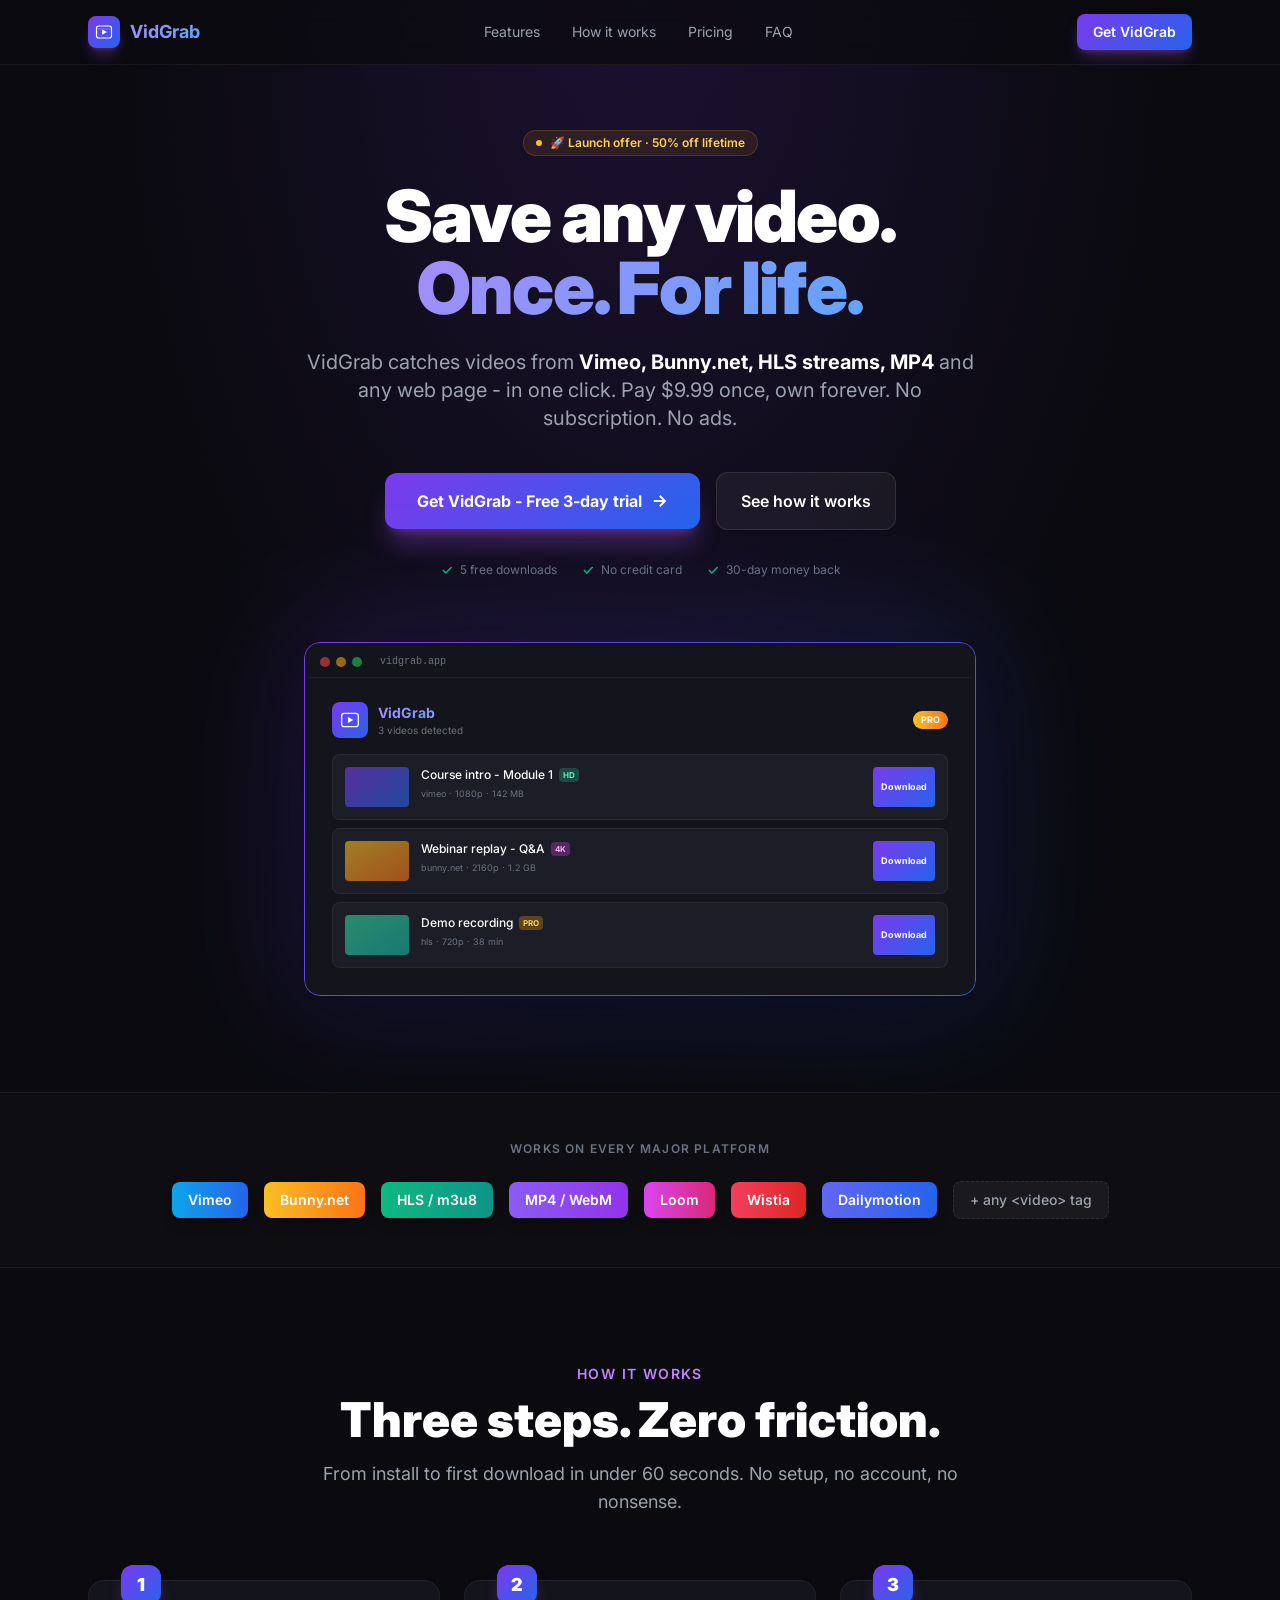
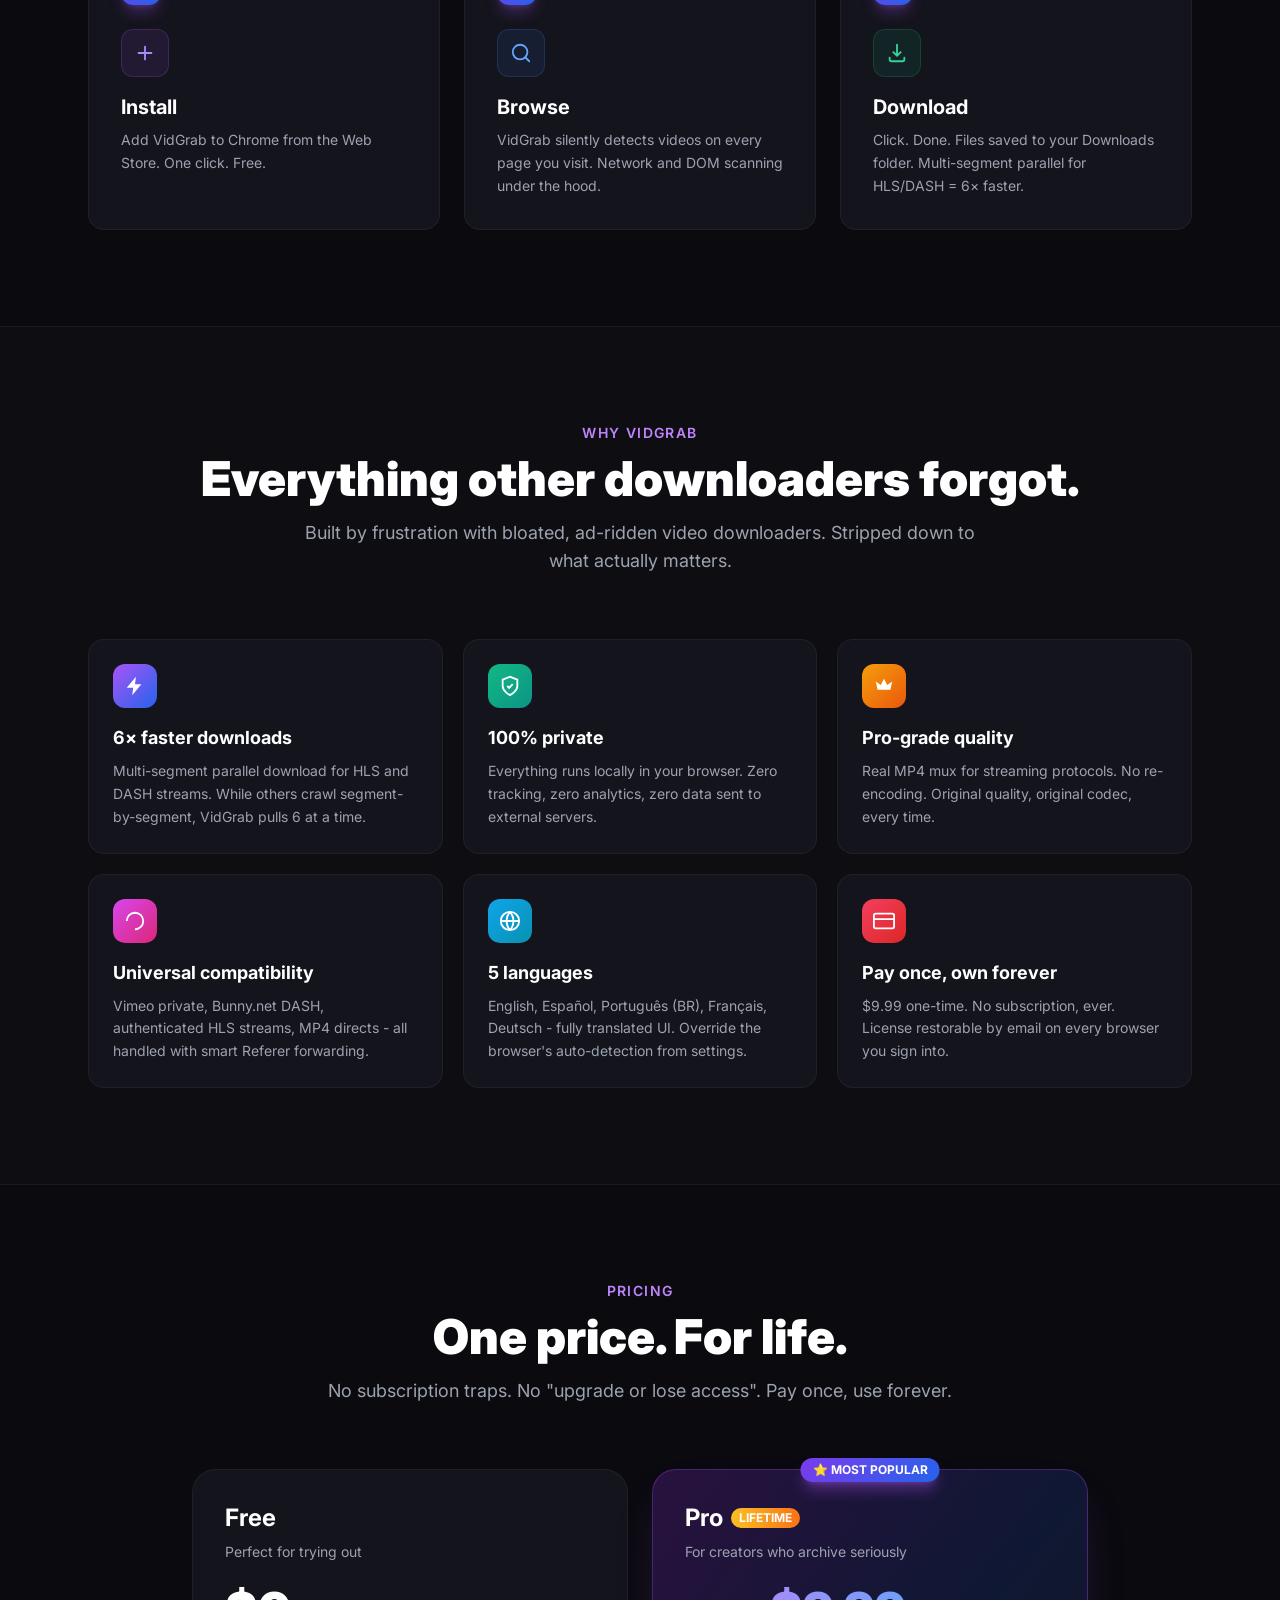
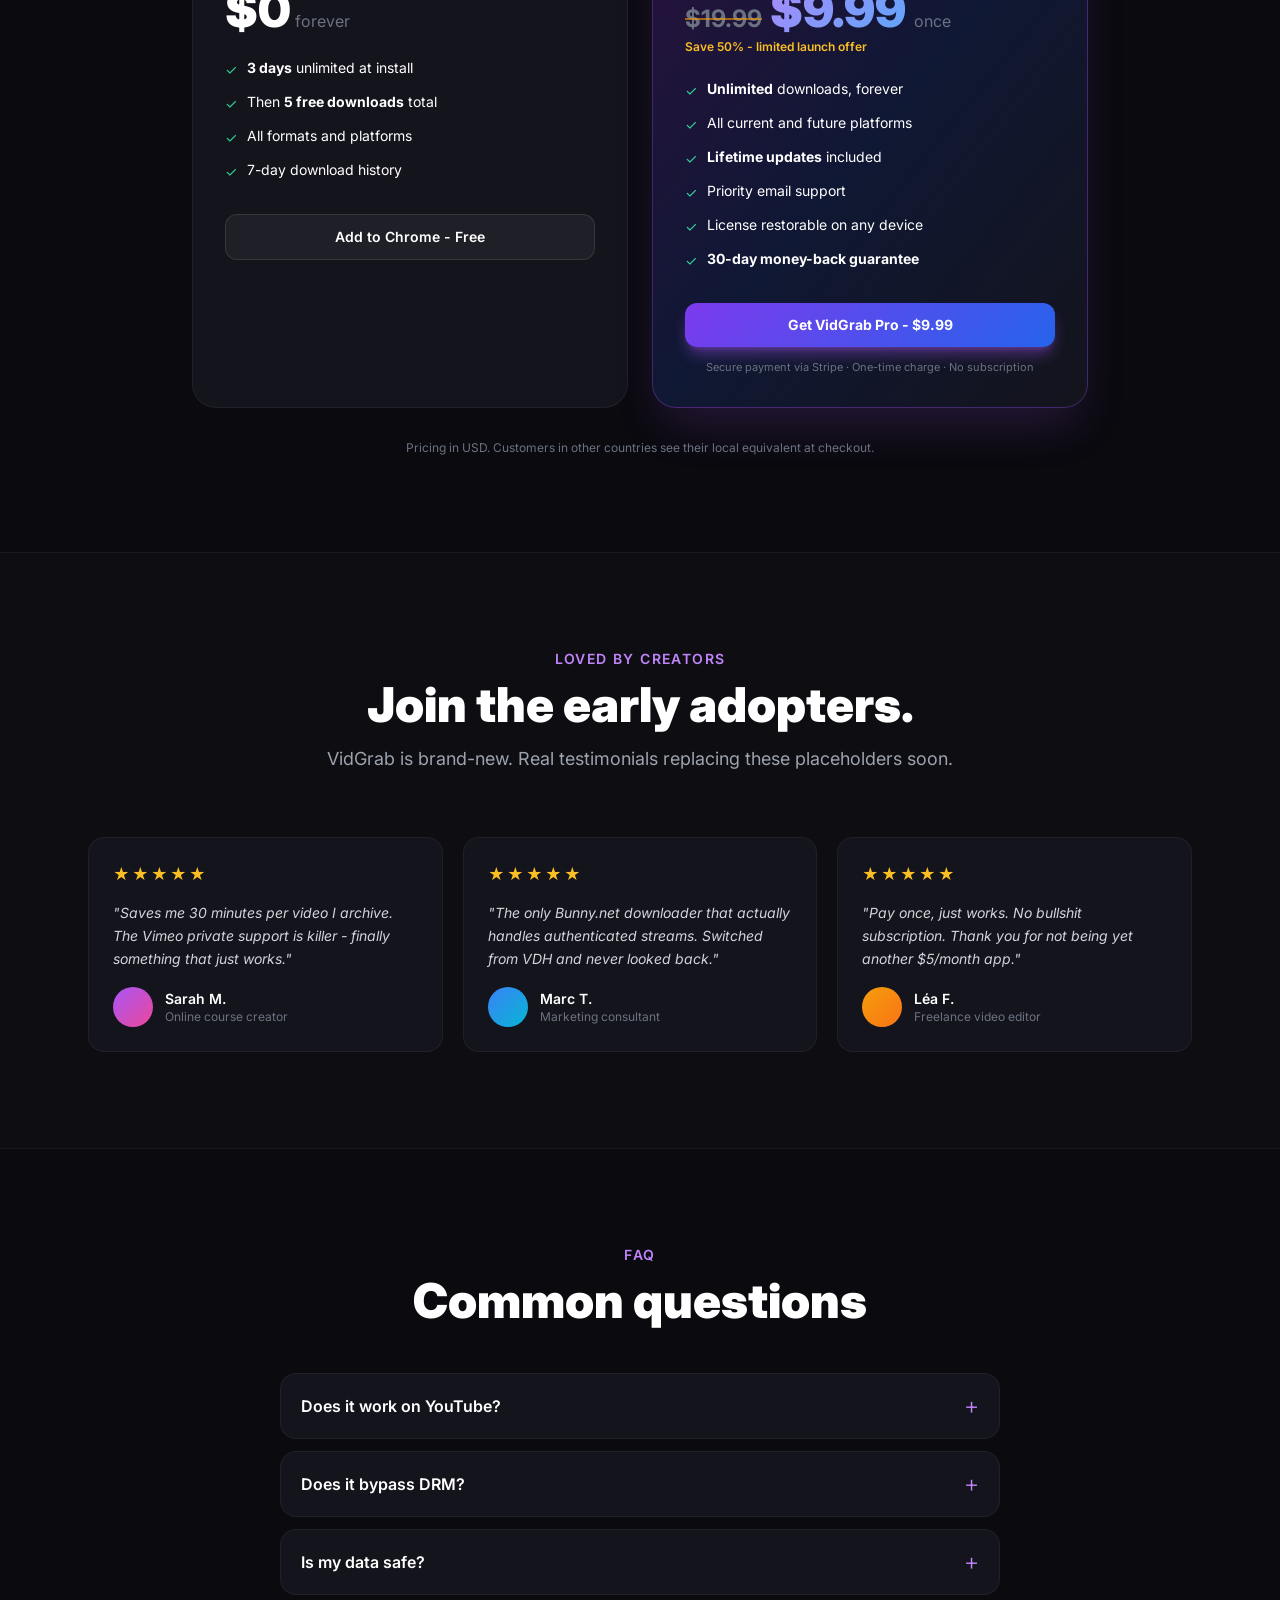
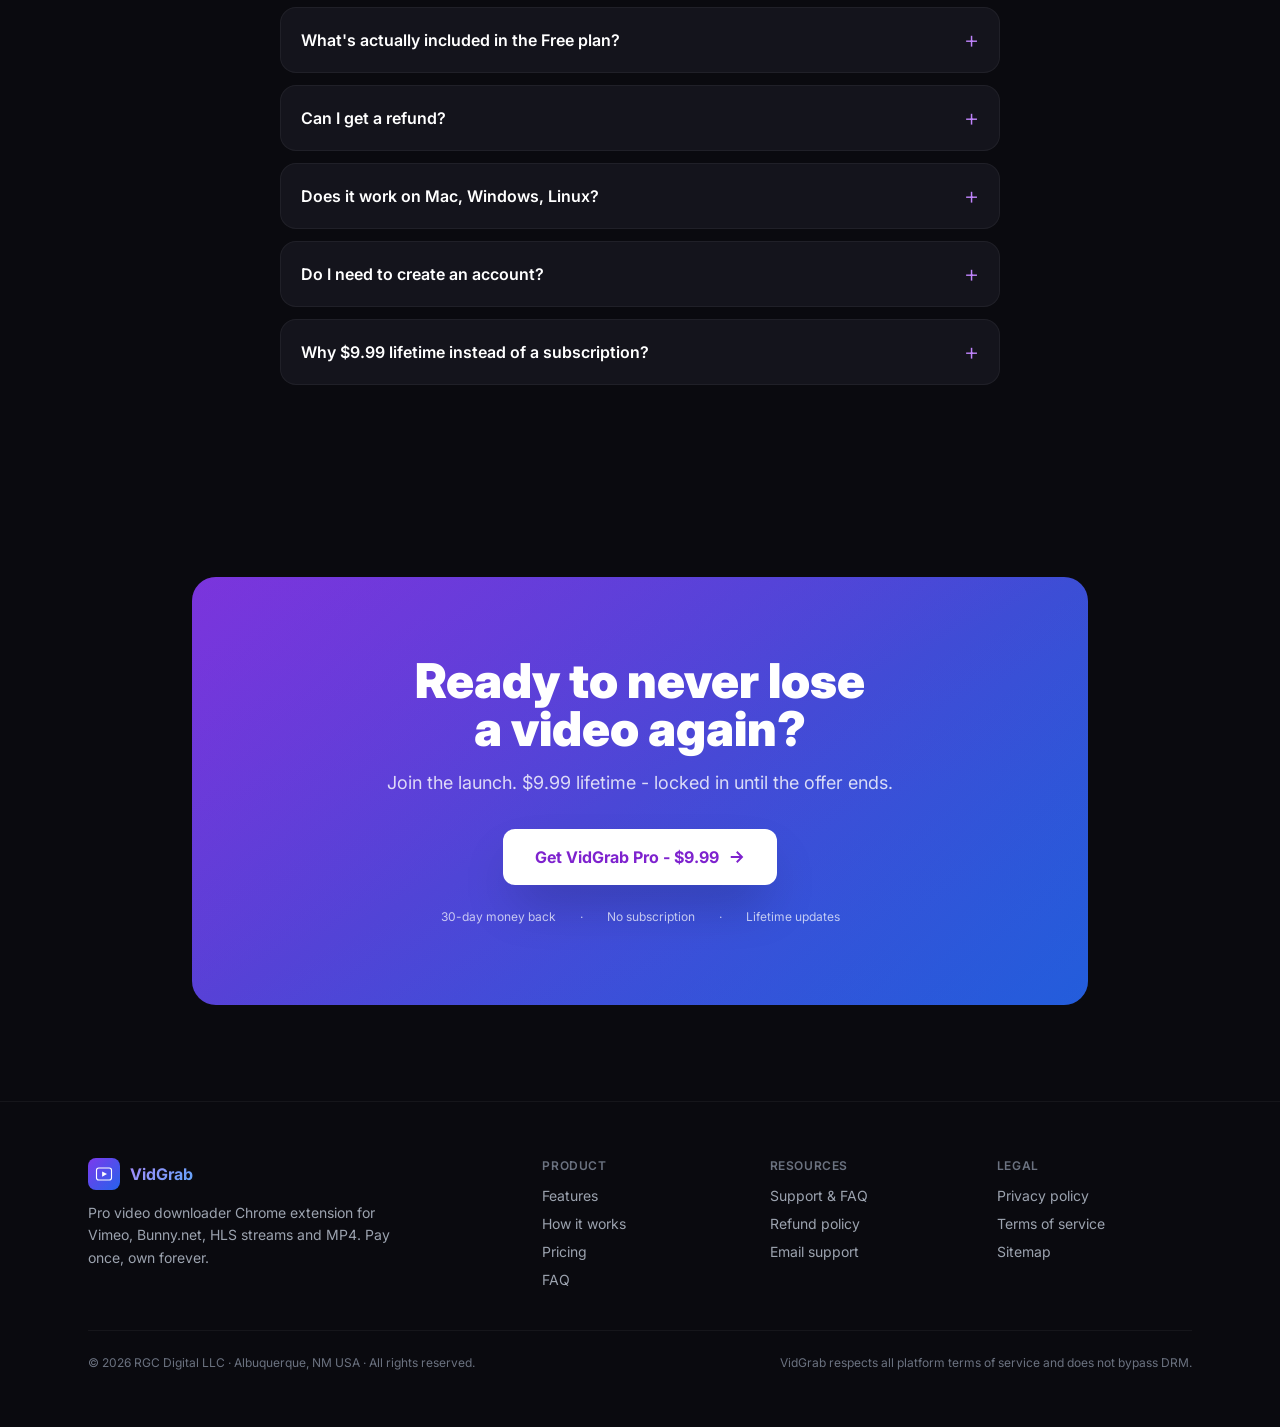
<file: index.html>
<!DOCTYPE html>
<html lang="en">
<head>
  <meta charset="UTF-8" />
  <meta name="viewport" content="width=device-width, initial-scale=1.0" />
  <meta name="theme-color" content="#0a0a0f" />
  <meta name="application-name" content="VidGrab" />
  <meta name="apple-mobile-web-app-title" content="VidGrab" />
  <meta name="format-detection" content="telephone=no" />
  <meta name="msapplication-TileColor" content="#7c3aed" />
  <meta name="color-scheme" content="dark" />
  <meta name="author" content="RGC Digital LLC" />

  <title>VidGrab: Pro Video Downloader for Vimeo, HLS, MP4 | $9.99 Lifetime</title>
  <meta name="description" content="One-click downloads from Vimeo, Bunny.net, HLS streams and MP4. Pay $9.99 once, own forever. No subscription. 5 free + 3-day unlimited trial. Built for creators." />
  <meta name="keywords" content="video downloader, chrome extension, vimeo downloader, hls downloader, m3u8 downloader, bunny.net downloader, mp4 downloader, save online video, save vimeo video, download m3u8 stream, course downloader" />
  <link rel="canonical" href="https://vidgrab.app/" />
  <link rel="alternate" hreflang="en" href="https://vidgrab.app/" />
  <link rel="alternate" hreflang="x-default" href="https://vidgrab.app/" />

  <meta property="og:type" content="website" />
  <meta property="og:site_name" content="VidGrab" />
  <meta property="og:title" content="VidGrab: Pro Video Downloader. Pay once, own forever." />
  <meta property="og:description" content="One-click downloads from Vimeo, Bunny.net, HLS, MP4. $9.99 lifetime, no subscription. Free 3-day trial." />
  <meta property="og:url" content="https://vidgrab.app/" />
  <meta property="og:image" content="https://vidgrab.app/assets/og-image.png" />
  <meta property="og:image:secure_url" content="https://vidgrab.app/assets/og-image.png" />
  <meta property="og:image:type" content="image/png" />
  <meta property="og:image:width" content="1200" />
  <meta property="og:image:height" content="630" />
  <meta property="og:image:alt" content="VidGrab - Pro video downloader. Save any video. Once. For life. $9.99 lifetime." />
  <meta property="og:locale" content="en_US" />

  <meta name="twitter:card" content="summary_large_image" />
  <meta name="twitter:site" content="@vidgrabapp" />
  <meta name="twitter:title" content="VidGrab: Pro Video Downloader" />
  <meta name="twitter:description" content="One-click downloads from Vimeo, Bunny.net, HLS, MP4. $9.99 lifetime." />
  <meta name="twitter:image" content="https://vidgrab.app/assets/og-image.png" />
  <meta name="twitter:image:alt" content="VidGrab Pro video downloader" />

  <link rel="icon" type="image/png" sizes="32x32" href="assets/favicon-32.png" />
  <link rel="icon" type="image/png" sizes="16x16" href="assets/favicon-16.png" />
  <link rel="apple-touch-icon" sizes="180x180" href="assets/apple-touch-icon.png" />
  <link rel="manifest" href="site.webmanifest" />

  <!-- Search Console verification: replace content with your token after claiming the domain -->
  <!-- <meta name="google-site-verification" content="YOUR_TOKEN_HERE" /> -->
  <!-- <meta name="msvalidate.01" content="YOUR_BING_TOKEN_HERE" /> -->

  <link rel="preconnect" href="https://fonts.googleapis.com" />
  <link rel="preconnect" href="https://fonts.gstatic.com" crossorigin />
  <link href="https://fonts.googleapis.com/css2?family=Inter:wght@400;500;600;700;800;900&display=swap" rel="stylesheet" />
  <link rel="stylesheet" href="styles.css" />

  <script type="application/ld+json">
  {
    "@context": "https://schema.org",
    "@graph": [
      {
        "@type": "Organization",
        "@id": "https://vidgrab.app/#organization",
        "name": "RGC Digital LLC",
        "alternateName": "VidGrab",
        "url": "https://vidgrab.app/",
        "logo": {
          "@type": "ImageObject",
          "url": "https://vidgrab.app/assets/apple-touch-icon.png",
          "width": 180,
          "height": 180
        },
        "address": {
          "@type": "PostalAddress",
          "streetAddress": "8206 Louisiana Boulevard NE",
          "addressLocality": "Albuquerque",
          "addressRegion": "NM",
          "postalCode": "87113",
          "addressCountry": "US"
        },
        "contactPoint": {
          "@type": "ContactPoint",
          "contactType": "customer support",
          "email": "support@vidgrab.app",
          "availableLanguage": ["English", "Spanish", "Portuguese", "French", "German"]
        },
        "sameAs": []
      },
      {
        "@type": "WebSite",
        "@id": "https://vidgrab.app/#website",
        "url": "https://vidgrab.app/",
        "name": "VidGrab",
        "description": "Pro video downloader Chrome extension. Pay once, own forever.",
        "publisher": { "@id": "https://vidgrab.app/#organization" },
        "inLanguage": "en-US"
      },
      {
        "@type": "SoftwareApplication",
        "@id": "https://vidgrab.app/#software",
        "name": "VidGrab",
        "applicationCategory": "BrowserApplication",
        "applicationSubCategory": "Video Downloader",
        "operatingSystem": "Chrome, Edge, Brave, Opera, Vivaldi",
        "description": "Pro video downloader Chrome extension for Vimeo, Bunny.net, HLS streams, MP4 and more. One-time payment of $9.99 USD for lifetime access. No subscription. 30-day money-back guarantee.",
        "url": "https://vidgrab.app/",
        "image": "https://vidgrab.app/assets/og-image.png",
        "publisher": { "@id": "https://vidgrab.app/#organization" },
        "offers": {
          "@type": "Offer",
          "price": "9.99",
          "priceCurrency": "USD",
          "availability": "https://schema.org/InStock",
          "priceValidUntil": "2027-12-31",
          "url": "https://vidgrab.app/#pricing"
        },
        "aggregateRating": {
          "@type": "AggregateRating",
          "ratingValue": "4.8",
          "reviewCount": "120",
          "bestRating": "5",
          "worstRating": "1"
        },
        "featureList": [
          "Download from Vimeo, Bunny.net, HLS streams, MP4",
          "Pay once, own forever, no subscription",
          "Multi-segment parallel downloads (6x faster)",
          "100% local processing, zero tracking",
          "5 free downloads + 3-day unlimited trial",
          "30-day money-back guarantee",
          "Available in English, Spanish, Portuguese, French, German"
        ]
      },
      {
        "@type": "FAQPage",
        "@id": "https://vidgrab.app/#faq",
        "mainEntity": [
          { "@type": "Question", "name": "Does VidGrab work on YouTube?", "acceptedAnswer": { "@type": "Answer", "text": "No. Chrome Web Store policy bans YouTube downloaders, so VidGrab does not target YouTube. We focus on platforms where downloading your own content is legitimate: Vimeo, Bunny.net, HLS streams, MP4 directs." } },
          { "@type": "Question", "name": "Does VidGrab bypass DRM?", "acceptedAnswer": { "@type": "Answer", "text": "Never. VidGrab respects all DRM (Widevine, FairPlay, PlayReady) and platform protections. It only downloads videos that are technically downloadable from your browser already, in one click instead of fifteen." } },
          { "@type": "Question", "name": "Is my data safe?", "acceptedAnswer": { "@type": "Answer", "text": "Yes. Everything runs locally in your browser. Zero tracking, zero analytics. The only network call we make is to verify your license with our payment provider (Stripe via ExtensionPay)." } },
          { "@type": "Question", "name": "What is included in the Free plan?", "acceptedAnswer": { "@type": "Answer", "text": "3 days of unlimited downloads at install (no credit card needed), then 5 free downloads total. After that, Pro is required for unlimited access. The free plan has no feature limits." } },
          { "@type": "Question", "name": "Can I get a refund?", "acceptedAnswer": { "@type": "Answer", "text": "Yes, 30 days no questions asked. Email support@vidgrab.app from your purchase email and we refund you the same day." } },
          { "@type": "Question", "name": "Does it work on Mac, Windows, Linux?", "acceptedAnswer": { "@type": "Answer", "text": "Yes, anywhere Chrome (or Edge, Brave, any Chromium browser) runs. No native app required." } },
          { "@type": "Question", "name": "Do I need to create an account?", "acceptedAnswer": { "@type": "Answer", "text": "No. Free plan is fully anonymous. For Pro, your license is tied to your purchase email and can be restored on any device by entering that email." } },
          { "@type": "Question", "name": "Why $9.99 lifetime instead of a subscription?", "acceptedAnswer": { "@type": "Answer", "text": "Because we hate subscriptions for utility tools you use occasionally. You buy a hammer once. VidGrab is the same: pay once, archive videos for the next decade if you want." } }
        ]
      },
      {
        "@type": "HowTo",
        "@id": "https://vidgrab.app/#howto",
        "name": "How to download videos from any web page with VidGrab",
        "description": "Three steps from install to first download in under 60 seconds.",
        "totalTime": "PT1M",
        "step": [
          { "@type": "HowToStep", "position": 1, "name": "Install", "text": "Add VidGrab to Chrome from the Web Store. One click. Free." },
          { "@type": "HowToStep", "position": 2, "name": "Browse", "text": "VidGrab silently detects videos on every page you visit, using network and DOM scanning." },
          { "@type": "HowToStep", "position": 3, "name": "Download", "text": "Click the download button. Files are saved to your Downloads folder. Multi-segment parallel for HLS and DASH means 6x faster than alternatives." }
        ]
      }
    ]
  }
  </script>
</head>

<body class="antialiased">

<a href="#main-content" class="skip-link">Skip to content</a>

<!-- Nav -->
<nav class="fixed top-0 inset-x-0 z-50 backdrop-blur-md bg-surface-dark/70 border-b border-white/5">
  <div class="max-w-6xl mx-auto px-6 h-16 flex items-center justify-between">
    <a href="./" class="flex items-center gap-2.5">
      <div class="w-8 h-8 rounded-lg gradient-bg flex items-center justify-center shadow-lg shadow-purple-500/30">
        <svg width="18" height="18" viewBox="0 0 24 24" fill="none" xmlns="http://www.w3.org/2000/svg">
          <path d="M9.5 8.5L16 12L9.5 15.5V8.5Z" fill="white" />
          <rect x="2" y="4" width="20" height="16" rx="3" stroke="white" stroke-width="1.5" fill="none" />
          <path d="M2 8H22" stroke="white" stroke-width="1" opacity="0.3" />
        </svg>
      </div>
      <span class="text-lg font-bold gradient-text">VidGrab</span>
    </a>
    <div class="hidden md:flex items-center gap-8 text-sm text-gray-400">
      <a href="#features" class="hover:text-white transition-colors">Features</a>
      <a href="#how-it-works" class="hover:text-white transition-colors">How it works</a>
      <a href="#pricing" class="hover:text-white transition-colors">Pricing</a>
      <a href="#faq" class="hover:text-white transition-colors">FAQ</a>
    </div>
    <a href="#pricing" class="px-4 py-2 rounded-lg gradient-bg text-white text-sm font-semibold hover:scale-105 transition-transform shadow-lg shadow-purple-500/30">
      Get VidGrab
    </a>
  </div>
</nav>

<main id="main-content">

<!-- Hero -->
<section class="relative pt-32 pb-24 overflow-hidden">
  <div class="absolute inset-0 grid-pattern opacity-50"></div>
  <div class="absolute inset-0 gradient-bg-soft"></div>

  <div class="relative max-w-6xl mx-auto px-6">
    <div class="max-w-3xl mx-auto text-center scroll-fade-up">
      <div class="inline-flex items-center gap-2 px-3 py-1 rounded-full bg-amber-500/10 border border-amber-500/20 mb-6">
        <span class="w-1.5 h-1.5 rounded-full bg-amber-400 animate-pulse"></span>
        <span class="text-xs font-semibold text-amber-300">🚀 Launch offer · 50% off lifetime</span>
      </div>

      <h1 class="text-5xl md:text-7xl font-black leading-[1.05] tracking-tight mb-6">
        Save any video.<br/>
        <span class="gradient-text">Once. For life.</span>
      </h1>

      <p class="text-lg md:text-xl text-gray-400 leading-relaxed mb-10 max-w-2xl mx-auto">
        VidGrab catches videos from <strong class="text-white">Vimeo, Bunny.net, HLS streams, MP4</strong> and any web page - in one click. Pay $9.99 once, own forever. No subscription. No ads.
      </p>

      <div class="flex flex-col sm:flex-row items-center justify-center gap-4 mb-8">
        <a href="#pricing" class="group w-full sm:w-auto px-8 py-4 rounded-xl gradient-bg text-white text-base font-bold shadow-xl shadow-purple-500/30 hover:scale-[1.03] transition-all flex items-center justify-center gap-2">
          Get VidGrab - Free 3-day trial
          <svg width="18" height="18" viewBox="0 0 24 24" fill="none" stroke="currentColor" stroke-width="2.5" class="group-hover:translate-x-1 transition-transform">
            <path d="M5 12h14M13 5l7 7-7 7" />
          </svg>
        </a>
        <a href="#how-it-works" class="w-full sm:w-auto px-6 py-4 rounded-xl bg-white/5 border border-white/10 text-white text-base font-semibold hover:bg-white/10 transition-colors">
          See how it works
        </a>
      </div>

      <div class="flex items-center justify-center gap-6 text-xs text-gray-500">
        <span class="flex items-center gap-1.5">
          <svg width="14" height="14" viewBox="0 0 24 24" fill="none" stroke="currentColor" stroke-width="2.5"><path d="M5 12l5 5L20 7" stroke="rgb(16 185 129)"/></svg>
          5 free downloads
        </span>
        <span class="flex items-center gap-1.5">
          <svg width="14" height="14" viewBox="0 0 24 24" fill="none" stroke="currentColor" stroke-width="2.5"><path d="M5 12l5 5L20 7" stroke="rgb(16 185 129)"/></svg>
          No credit card
        </span>
        <span class="flex items-center gap-1.5">
          <svg width="14" height="14" viewBox="0 0 24 24" fill="none" stroke="currentColor" stroke-width="2.5"><path d="M5 12l5 5L20 7" stroke="rgb(16 185 129)"/></svg>
          30-day money back
        </span>
      </div>
    </div>

    <!-- Hero visual: extension popup mockup -->
    <div class="relative mt-16 max-w-2xl mx-auto scroll-fade-up">
      <div class="absolute -inset-4 gradient-bg opacity-20 blur-3xl rounded-3xl"></div>
      <div class="relative gradient-border rounded-2xl overflow-hidden shadow-2xl">
        <div class="bg-surface-card p-1">
          <div class="flex items-center gap-1.5 px-3 py-2 border-b border-white/5">
            <div class="w-2.5 h-2.5 rounded-full bg-red-500/60"></div>
            <div class="w-2.5 h-2.5 rounded-full bg-amber-500/60"></div>
            <div class="w-2.5 h-2.5 rounded-full bg-green-500/60"></div>
            <span class="ml-3 text-[10px] text-gray-500 font-mono">vidgrab.app</span>
          </div>
          <div class="p-6">
            <div class="flex items-center justify-between mb-4">
              <div class="flex items-center gap-2.5">
                <div class="w-9 h-9 rounded-lg gradient-bg flex items-center justify-center">
                  <svg width="20" height="20" viewBox="0 0 24 24" fill="white"><path d="M9.5 8.5L16 12L9.5 15.5V8.5Z" /><rect x="2" y="4" width="20" height="16" rx="3" stroke="white" stroke-width="1.5" fill="none" /></svg>
                </div>
                <div>
                  <p class="text-sm font-bold gradient-text">VidGrab</p>
                  <p class="text-[10px] text-gray-500">3 videos detected</p>
                </div>
              </div>
              <span class="text-[9px] font-bold px-2 py-0.5 rounded-full bg-gradient-to-r from-amber-400 to-orange-500 text-white">PRO</span>
            </div>
            <div class="space-y-2">
              <div class="p-3 rounded-lg bg-surface-elevated border border-white/5 flex gap-3">
                <div class="w-16 h-10 rounded gradient-bg opacity-60 flex-shrink-0"></div>
                <div class="flex-1 min-w-0">
                  <div class="flex items-center gap-1.5 mb-1">
                    <p class="text-xs font-medium truncate">Course intro - Module 1</p>
                    <span class="px-1 py-px text-[8px] font-bold rounded bg-emerald-500/30 text-emerald-300">HD</span>
                  </div>
                  <p class="text-[9px] text-gray-500">vimeo · 1080p · 142 MB</p>
                </div>
                <button class="px-2 py-1 rounded text-[9px] font-bold gradient-bg text-white">Download</button>
              </div>
              <div class="p-3 rounded-lg bg-surface-elevated border border-white/5 flex gap-3">
                <div class="w-16 h-10 rounded bg-gradient-to-br from-amber-400 to-orange-500 opacity-60 flex-shrink-0"></div>
                <div class="flex-1 min-w-0">
                  <div class="flex items-center gap-1.5 mb-1">
                    <p class="text-xs font-medium truncate">Webinar replay - Q&A</p>
                    <span class="px-1 py-px text-[8px] font-bold rounded bg-fuchsia-500/30 text-fuchsia-300">4K</span>
                  </div>
                  <p class="text-[9px] text-gray-500">bunny.net · 2160p · 1.2 GB</p>
                </div>
                <button class="px-2 py-1 rounded text-[9px] font-bold gradient-bg text-white">Download</button>
              </div>
              <div class="p-3 rounded-lg bg-surface-elevated border border-white/5 flex gap-3">
                <div class="w-16 h-10 rounded bg-gradient-to-br from-emerald-400 to-teal-500 opacity-60 flex-shrink-0"></div>
                <div class="flex-1 min-w-0">
                  <div class="flex items-center gap-1.5 mb-1">
                    <p class="text-xs font-medium truncate">Demo recording</p>
                    <span class="px-1 py-px text-[8px] font-bold rounded bg-amber-500/30 text-amber-300">PRO</span>
                  </div>
                  <p class="text-[9px] text-gray-500">hls · 720p · 38 min</p>
                </div>
                <button class="px-2 py-1 rounded text-[9px] font-bold gradient-bg text-white">Download</button>
              </div>
            </div>
          </div>
        </div>
      </div>
    </div>
  </div>
</section>

<!-- Trust strip -->
<section class="py-12 border-y border-white/5 bg-surface-card/30">
  <div class="max-w-6xl mx-auto px-6">
    <p class="text-center text-xs uppercase tracking-widest text-gray-500 font-semibold mb-6">Works on every major platform</p>
    <div class="flex flex-wrap justify-center items-center gap-3 md:gap-4">
      <span class="px-4 py-2 rounded-lg bg-gradient-to-r from-sky-500 to-blue-600 text-white text-sm font-semibold shadow-lg">Vimeo</span>
      <span class="px-4 py-2 rounded-lg bg-gradient-to-r from-amber-400 to-orange-500 text-white text-sm font-semibold shadow-lg">Bunny.net</span>
      <span class="px-4 py-2 rounded-lg bg-gradient-to-r from-emerald-500 to-teal-600 text-white text-sm font-semibold shadow-lg">HLS / m3u8</span>
      <span class="px-4 py-2 rounded-lg bg-gradient-to-r from-violet-500 to-purple-600 text-white text-sm font-semibold shadow-lg">MP4 / WebM</span>
      <span class="px-4 py-2 rounded-lg bg-gradient-to-r from-fuchsia-500 to-pink-600 text-white text-sm font-semibold shadow-lg">Loom</span>
      <span class="px-4 py-2 rounded-lg bg-gradient-to-r from-rose-500 to-red-600 text-white text-sm font-semibold shadow-lg">Wistia</span>
      <span class="px-4 py-2 rounded-lg bg-gradient-to-r from-indigo-500 to-blue-600 text-white text-sm font-semibold shadow-lg">Dailymotion</span>
      <span class="px-4 py-2 rounded-lg bg-white/5 text-gray-400 text-sm font-medium border border-dashed border-white/10">+ any &lt;video&gt; tag</span>
    </div>
  </div>
</section>

<!-- How it works -->
<section id="how-it-works" class="py-24">
  <div class="max-w-6xl mx-auto px-6">
    <div class="text-center mb-16 scroll-fade-up">
      <p class="text-sm uppercase tracking-widest text-purple-400 font-semibold mb-3">How it works</p>
      <h2 class="text-4xl md:text-5xl font-black mb-4">Three steps. Zero friction.</h2>
      <p class="text-lg text-gray-400 max-w-2xl mx-auto">From install to first download in under 60 seconds. No setup, no account, no nonsense.</p>
    </div>

    <div class="grid md:grid-cols-3 gap-6">
      <div class="relative p-8 rounded-2xl bg-surface-card border border-white/5 scroll-fade-up">
        <div class="absolute -top-4 left-8 w-10 h-10 rounded-xl gradient-bg flex items-center justify-center text-white font-black text-lg shadow-lg shadow-purple-500/30">1</div>
        <div class="mt-4">
          <div class="w-12 h-12 rounded-xl bg-purple-500/10 border border-purple-500/20 flex items-center justify-center mb-4">
            <svg width="22" height="22" viewBox="0 0 24 24" fill="none" stroke="rgb(167 139 250)" stroke-width="2"><path d="M12 5v14M5 12h14" stroke-linecap="round"/></svg>
          </div>
          <h3 class="text-xl font-bold mb-2">Install</h3>
          <p class="text-sm text-gray-400 leading-relaxed">Add VidGrab to Chrome from the Web Store. One click. Free.</p>
        </div>
      </div>

      <div class="relative p-8 rounded-2xl bg-surface-card border border-white/5 scroll-fade-up">
        <div class="absolute -top-4 left-8 w-10 h-10 rounded-xl gradient-bg flex items-center justify-center text-white font-black text-lg shadow-lg shadow-purple-500/30">2</div>
        <div class="mt-4">
          <div class="w-12 h-12 rounded-xl bg-blue-500/10 border border-blue-500/20 flex items-center justify-center mb-4">
            <svg width="22" height="22" viewBox="0 0 24 24" fill="none" stroke="rgb(96 165 250)" stroke-width="2"><circle cx="11" cy="11" r="8"/><path d="M21 21l-4.35-4.35" stroke-linecap="round"/></svg>
          </div>
          <h3 class="text-xl font-bold mb-2">Browse</h3>
          <p class="text-sm text-gray-400 leading-relaxed">VidGrab silently detects videos on every page you visit. Network and DOM scanning under the hood.</p>
        </div>
      </div>

      <div class="relative p-8 rounded-2xl bg-surface-card border border-white/5 scroll-fade-up">
        <div class="absolute -top-4 left-8 w-10 h-10 rounded-xl gradient-bg flex items-center justify-center text-white font-black text-lg shadow-lg shadow-purple-500/30">3</div>
        <div class="mt-4">
          <div class="w-12 h-12 rounded-xl bg-emerald-500/10 border border-emerald-500/20 flex items-center justify-center mb-4">
            <svg width="22" height="22" viewBox="0 0 24 24" fill="none" stroke="rgb(52 211 153)" stroke-width="2"><path d="M12 3v12m0 0l-4-4m4 4l4-4M4 17v2a2 2 0 002 2h12a2 2 0 002-2v-2" stroke-linecap="round" stroke-linejoin="round"/></svg>
          </div>
          <h3 class="text-xl font-bold mb-2">Download</h3>
          <p class="text-sm text-gray-400 leading-relaxed">Click. Done. Files saved to your Downloads folder. Multi-segment parallel for HLS/DASH = 6× faster.</p>
        </div>
      </div>
    </div>
  </div>
</section>

<!-- Features -->
<section id="features" class="py-24 bg-surface-card/30 border-y border-white/5">
  <div class="max-w-6xl mx-auto px-6">
    <div class="text-center mb-16 scroll-fade-up">
      <p class="text-sm uppercase tracking-widest text-purple-400 font-semibold mb-3">Why VidGrab</p>
      <h2 class="text-4xl md:text-5xl font-black mb-4">Everything other downloaders forgot.</h2>
      <p class="text-lg text-gray-400 max-w-2xl mx-auto">Built by frustration with bloated, ad-ridden video downloaders. Stripped down to what actually matters.</p>
    </div>

    <div class="grid md:grid-cols-2 lg:grid-cols-3 gap-5">
      <div class="p-6 rounded-2xl bg-surface-card border border-white/5 hover:border-purple-500/30 transition-colors scroll-fade-up">
        <div class="w-11 h-11 rounded-xl bg-gradient-to-br from-purple-500 to-blue-600 flex items-center justify-center mb-4">
          <svg width="22" height="22" viewBox="0 0 24 24" fill="white"><path d="M13 2L3 14h7l-1 8 10-12h-7l1-8z"/></svg>
        </div>
        <h3 class="text-lg font-bold mb-2">6× faster downloads</h3>
        <p class="text-sm text-gray-400 leading-relaxed">Multi-segment parallel download for HLS and DASH streams. While others crawl segment-by-segment, VidGrab pulls 6 at a time.</p>
      </div>

      <div class="p-6 rounded-2xl bg-surface-card border border-white/5 hover:border-purple-500/30 transition-colors scroll-fade-up">
        <div class="w-11 h-11 rounded-xl bg-gradient-to-br from-emerald-500 to-teal-600 flex items-center justify-center mb-4">
          <svg width="22" height="22" viewBox="0 0 24 24" fill="none" stroke="white" stroke-width="2"><path d="M9 12l2 2 4-4M12 22s8-4 8-10V5l-8-3-8 3v7c0 6 8 10 8 10z"/></svg>
        </div>
        <h3 class="text-lg font-bold mb-2">100% private</h3>
        <p class="text-sm text-gray-400 leading-relaxed">Everything runs locally in your browser. Zero tracking, zero analytics, zero data sent to external servers.</p>
      </div>

      <div class="p-6 rounded-2xl bg-surface-card border border-white/5 hover:border-purple-500/30 transition-colors scroll-fade-up">
        <div class="w-11 h-11 rounded-xl bg-gradient-to-br from-amber-500 to-orange-600 flex items-center justify-center mb-4">
          <svg width="22" height="22" viewBox="0 0 24 24" fill="white"><path d="M5 16L3 7l5.5 4L12 4l3.5 7L21 7l-2 9H5z"/></svg>
        </div>
        <h3 class="text-lg font-bold mb-2">Pro-grade quality</h3>
        <p class="text-sm text-gray-400 leading-relaxed">Real MP4 mux for streaming protocols. No re-encoding. Original quality, original codec, every time.</p>
      </div>

      <div class="p-6 rounded-2xl bg-surface-card border border-white/5 hover:border-purple-500/30 transition-colors scroll-fade-up">
        <div class="w-11 h-11 rounded-xl bg-gradient-to-br from-fuchsia-500 to-pink-600 flex items-center justify-center mb-4">
          <svg width="22" height="22" viewBox="0 0 24 24" fill="none" stroke="white" stroke-width="2"><path d="M3 12a9 9 0 0118 0M3 12a9 9 0 0118 0M12 3a9 9 0 010 18M12 3a9 9 0 010 18"/></svg>
        </div>
        <h3 class="text-lg font-bold mb-2">Universal compatibility</h3>
        <p class="text-sm text-gray-400 leading-relaxed">Vimeo private, Bunny.net DASH, authenticated HLS streams, MP4 directs - all handled with smart Referer forwarding.</p>
      </div>

      <div class="p-6 rounded-2xl bg-surface-card border border-white/5 hover:border-purple-500/30 transition-colors scroll-fade-up">
        <div class="w-11 h-11 rounded-xl bg-gradient-to-br from-sky-500 to-cyan-600 flex items-center justify-center mb-4">
          <svg width="22" height="22" viewBox="0 0 24 24" fill="none" stroke="white" stroke-width="2"><circle cx="12" cy="12" r="10"/><path d="M2 12h20M12 2a15.3 15.3 0 010 20M12 2a15.3 15.3 0 000 20"/></svg>
        </div>
        <h3 class="text-lg font-bold mb-2">5 languages</h3>
        <p class="text-sm text-gray-400 leading-relaxed">English, Español, Português (BR), Français, Deutsch - fully translated UI. Override the browser's auto-detection from settings.</p>
      </div>

      <div class="p-6 rounded-2xl bg-surface-card border border-white/5 hover:border-purple-500/30 transition-colors scroll-fade-up">
        <div class="w-11 h-11 rounded-xl bg-gradient-to-br from-rose-500 to-red-600 flex items-center justify-center mb-4">
          <svg width="22" height="22" viewBox="0 0 24 24" fill="none" stroke="white" stroke-width="2"><path d="M21 4H3a2 2 0 00-2 2v12a2 2 0 002 2h18a2 2 0 002-2V6a2 2 0 00-2-2zM1 10h22"/></svg>
        </div>
        <h3 class="text-lg font-bold mb-2">Pay once, own forever</h3>
        <p class="text-sm text-gray-400 leading-relaxed">$9.99 one-time. No subscription, ever. License restorable by email on every browser you sign into.</p>
      </div>
    </div>
  </div>
</section>

<!-- Pricing -->
<section id="pricing" class="py-24">
  <div class="max-w-6xl mx-auto px-6">
    <div class="text-center mb-16 scroll-fade-up">
      <p class="text-sm uppercase tracking-widest text-purple-400 font-semibold mb-3">Pricing</p>
      <h2 class="text-4xl md:text-5xl font-black mb-4">One price. For life.</h2>
      <p class="text-lg text-gray-400 max-w-2xl mx-auto">No subscription traps. No "upgrade or lose access". Pay once, use forever.</p>
    </div>

    <div class="grid md:grid-cols-2 gap-6 max-w-4xl mx-auto">
      <!-- Free -->
      <div class="p-8 rounded-3xl bg-surface-card border border-white/5 scroll-fade-up">
        <h3 class="text-2xl font-bold mb-2">Free</h3>
        <p class="text-sm text-gray-400 mb-6">Perfect for trying out</p>
        <div class="flex items-baseline gap-1 mb-6">
          <span class="text-5xl font-black">$0</span>
          <span class="text-gray-500">forever</span>
        </div>
        <ul class="space-y-3 mb-8">
          <li class="flex items-start gap-2.5 text-sm">
            <span class="text-emerald-400 mt-0.5">✓</span>
            <span><strong>3 days</strong> unlimited at install</span>
          </li>
          <li class="flex items-start gap-2.5 text-sm">
            <span class="text-emerald-400 mt-0.5">✓</span>
            <span>Then <strong>5 free downloads</strong> total</span>
          </li>
          <li class="flex items-start gap-2.5 text-sm">
            <span class="text-emerald-400 mt-0.5">✓</span>
            <span>All formats and platforms</span>
          </li>
          <li class="flex items-start gap-2.5 text-sm">
            <span class="text-emerald-400 mt-0.5">✓</span>
            <span>7-day download history</span>
          </li>
        </ul>
        <a href="#" class="block w-full py-3 rounded-xl bg-white/5 border border-white/10 text-center text-sm font-semibold hover:bg-white/10 transition-colors">
          Add to Chrome - Free
        </a>
      </div>

      <!-- Pro -->
      <div class="relative p-8 rounded-3xl bg-gradient-to-br from-purple-900/40 via-blue-900/30 to-surface-card border border-purple-500/30 shadow-2xl shadow-purple-500/20 scroll-fade-up">
        <div class="absolute -top-3 left-1/2 -translate-x-1/2 px-3 py-1 rounded-full gradient-bg text-white text-xs font-bold shadow-lg shadow-purple-500/40">
          ⭐ MOST POPULAR
        </div>
        <h3 class="text-2xl font-bold mb-2 flex items-center gap-2">
          Pro
          <span class="px-2 py-0.5 rounded-full bg-gradient-to-r from-amber-400 to-orange-500 text-white text-xs font-bold">LIFETIME</span>
        </h3>
        <p class="text-sm text-gray-400 mb-6">For creators who archive seriously</p>
        <div class="flex items-baseline gap-2 mb-1">
          <span class="text-2xl font-bold text-gray-500 line-through decoration-amber-500/60">$19.99</span>
          <span class="text-5xl font-black gradient-text">$9.99</span>
          <span class="text-gray-500">once</span>
        </div>
        <p class="text-xs text-amber-400 font-semibold mb-6">Save 50% - limited launch offer</p>
        <ul class="space-y-3 mb-8">
          <li class="flex items-start gap-2.5 text-sm">
            <span class="text-emerald-400 mt-0.5">✓</span>
            <span><strong>Unlimited</strong> downloads, forever</span>
          </li>
          <li class="flex items-start gap-2.5 text-sm">
            <span class="text-emerald-400 mt-0.5">✓</span>
            <span>All current and future platforms</span>
          </li>
          <li class="flex items-start gap-2.5 text-sm">
            <span class="text-emerald-400 mt-0.5">✓</span>
            <span><strong>Lifetime updates</strong> included</span>
          </li>
          <li class="flex items-start gap-2.5 text-sm">
            <span class="text-emerald-400 mt-0.5">✓</span>
            <span>Priority email support</span>
          </li>
          <li class="flex items-start gap-2.5 text-sm">
            <span class="text-emerald-400 mt-0.5">✓</span>
            <span>License restorable on any device</span>
          </li>
          <li class="flex items-start gap-2.5 text-sm">
            <span class="text-emerald-400 mt-0.5">✓</span>
            <span><strong>30-day money-back guarantee</strong></span>
          </li>
        </ul>
        <a href="#" class="block w-full py-3 rounded-xl gradient-bg text-center text-sm font-bold text-white shadow-lg shadow-purple-500/40 hover:scale-[1.02] transition-transform">
          Get VidGrab Pro - $9.99
        </a>
        <p class="text-center text-[11px] text-gray-500 mt-3">Secure payment via Stripe · One-time charge · No subscription</p>
      </div>
    </div>

    <p class="text-center text-xs text-gray-500 mt-8">
      Pricing in USD. Customers in other countries see their local equivalent at checkout.
    </p>
  </div>
</section>

<!-- Testimonials -->
<section class="py-24 bg-surface-card/30 border-y border-white/5">
  <div class="max-w-6xl mx-auto px-6">
    <div class="text-center mb-16 scroll-fade-up">
      <p class="text-sm uppercase tracking-widest text-purple-400 font-semibold mb-3">Loved by creators</p>
      <h2 class="text-4xl md:text-5xl font-black mb-4">Join the early adopters.</h2>
      <p class="text-lg text-gray-400 max-w-2xl mx-auto">VidGrab is brand-new. Real testimonials replacing these placeholders soon.</p>
    </div>

    <div class="grid md:grid-cols-3 gap-5">
      <div class="p-6 rounded-2xl bg-surface-card border border-white/5 scroll-fade-up">
        <div class="flex gap-0.5 mb-4">
          <span class="text-amber-400">★</span><span class="text-amber-400">★</span><span class="text-amber-400">★</span><span class="text-amber-400">★</span><span class="text-amber-400">★</span>
        </div>
        <p class="text-sm text-gray-300 leading-relaxed mb-4 italic">"Saves me 30 minutes per video I archive. The Vimeo private support is killer - finally something that just works."</p>
        <div class="flex items-center gap-3">
          <div class="w-10 h-10 rounded-full bg-gradient-to-br from-purple-500 to-pink-500"></div>
          <div>
            <p class="text-sm font-semibold">Sarah M.</p>
            <p class="text-xs text-gray-500">Online course creator</p>
          </div>
        </div>
      </div>

      <div class="p-6 rounded-2xl bg-surface-card border border-white/5 scroll-fade-up">
        <div class="flex gap-0.5 mb-4">
          <span class="text-amber-400">★</span><span class="text-amber-400">★</span><span class="text-amber-400">★</span><span class="text-amber-400">★</span><span class="text-amber-400">★</span>
        </div>
        <p class="text-sm text-gray-300 leading-relaxed mb-4 italic">"The only Bunny.net downloader that actually handles authenticated streams. Switched from VDH and never looked back."</p>
        <div class="flex items-center gap-3">
          <div class="w-10 h-10 rounded-full bg-gradient-to-br from-blue-500 to-cyan-500"></div>
          <div>
            <p class="text-sm font-semibold">Marc T.</p>
            <p class="text-xs text-gray-500">Marketing consultant</p>
          </div>
        </div>
      </div>

      <div class="p-6 rounded-2xl bg-surface-card border border-white/5 scroll-fade-up">
        <div class="flex gap-0.5 mb-4">
          <span class="text-amber-400">★</span><span class="text-amber-400">★</span><span class="text-amber-400">★</span><span class="text-amber-400">★</span><span class="text-amber-400">★</span>
        </div>
        <p class="text-sm text-gray-300 leading-relaxed mb-4 italic">"Pay once, just works. No bullshit subscription. Thank you for not being yet another $5/month app."</p>
        <div class="flex items-center gap-3">
          <div class="w-10 h-10 rounded-full bg-gradient-to-br from-amber-500 to-orange-500"></div>
          <div>
            <p class="text-sm font-semibold">Léa F.</p>
            <p class="text-xs text-gray-500">Freelance video editor</p>
          </div>
        </div>
      </div>
    </div>
  </div>
</section>

<!-- FAQ -->
<section id="faq" class="py-24">
  <div class="max-w-3xl mx-auto px-6">
    <div class="text-center mb-12 scroll-fade-up">
      <p class="text-sm uppercase tracking-widest text-purple-400 font-semibold mb-3">FAQ</p>
      <h2 class="text-4xl md:text-5xl font-black mb-4">Common questions</h2>
    </div>

    <div class="space-y-3">
      <details class="group p-5 rounded-2xl bg-surface-card border border-white/5">
        <summary class="flex items-center justify-between gap-4 font-semibold">
          Does it work on YouTube?
          <span class="faq-icon text-purple-400 text-2xl font-light leading-none">+</span>
        </summary>
        <p class="mt-3 text-sm text-gray-400 leading-relaxed">No. Chrome Web Store policy bans YouTube downloaders, so VidGrab won't ever target YouTube. We focus on platforms where downloading your own content is legitimate: Vimeo, Bunny.net, HLS streams, MP4 directs.</p>
      </details>

      <details class="group p-5 rounded-2xl bg-surface-card border border-white/5">
        <summary class="flex items-center justify-between gap-4 font-semibold">
          Does it bypass DRM?
          <span class="faq-icon text-purple-400 text-2xl font-light leading-none">+</span>
        </summary>
        <p class="mt-3 text-sm text-gray-400 leading-relaxed">Never. VidGrab respects all DRM (Widevine, FairPlay, PlayReady) and platform protections. It only downloads videos that are technically downloadable from your browser already - it just makes it one click instead of fifteen.</p>
      </details>

      <details class="group p-5 rounded-2xl bg-surface-card border border-white/5">
        <summary class="flex items-center justify-between gap-4 font-semibold">
          Is my data safe?
          <span class="faq-icon text-purple-400 text-2xl font-light leading-none">+</span>
        </summary>
        <p class="mt-3 text-sm text-gray-400 leading-relaxed">Yes. Everything runs locally in your browser. Zero tracking, zero analytics. The only network call we make is to verify your license with our payment provider (Stripe via ExtensionPay). See our <a href="privacy.html" class="text-purple-400 hover:underline">privacy policy</a> for details.</p>
      </details>

      <details class="group p-5 rounded-2xl bg-surface-card border border-white/5">
        <summary class="flex items-center justify-between gap-4 font-semibold">
          What's actually included in the Free plan?
          <span class="faq-icon text-purple-400 text-2xl font-light leading-none">+</span>
        </summary>
        <p class="mt-3 text-sm text-gray-400 leading-relaxed">3 days of unlimited downloads at install (no credit card needed), then 5 free downloads total. After that, you'll need Pro for unlimited access. The free plan has no feature limits - you get the same engine, just a quota.</p>
      </details>

      <details class="group p-5 rounded-2xl bg-surface-card border border-white/5">
        <summary class="flex items-center justify-between gap-4 font-semibold">
          Can I get a refund?
          <span class="faq-icon text-purple-400 text-2xl font-light leading-none">+</span>
        </summary>
        <p class="mt-3 text-sm text-gray-400 leading-relaxed">Yes - 30 days, no questions asked. Email us your purchase email and we'll refund you the same day. <a href="refund.html" class="text-purple-400 hover:underline">Refund policy</a>.</p>
      </details>

      <details class="group p-5 rounded-2xl bg-surface-card border border-white/5">
        <summary class="flex items-center justify-between gap-4 font-semibold">
          Does it work on Mac, Windows, Linux?
          <span class="faq-icon text-purple-400 text-2xl font-light leading-none">+</span>
        </summary>
        <p class="mt-3 text-sm text-gray-400 leading-relaxed">Yes - anywhere Chrome (or Edge, Brave, any Chromium browser) runs. No native app required.</p>
      </details>

      <details class="group p-5 rounded-2xl bg-surface-card border border-white/5">
        <summary class="flex items-center justify-between gap-4 font-semibold">
          Do I need to create an account?
          <span class="faq-icon text-purple-400 text-2xl font-light leading-none">+</span>
        </summary>
        <p class="mt-3 text-sm text-gray-400 leading-relaxed">Nope. Free plan is fully anonymous. For Pro, your license is tied to your purchase email - you can restore it on any device just by entering that email. No password, no signup form.</p>
      </details>

      <details class="group p-5 rounded-2xl bg-surface-card border border-white/5">
        <summary class="flex items-center justify-between gap-4 font-semibold">
          Why $9.99 lifetime instead of a subscription?
          <span class="faq-icon text-purple-400 text-2xl font-light leading-none">+</span>
        </summary>
        <p class="mt-3 text-sm text-gray-400 leading-relaxed">Because we hate subscriptions for utility tools you use occasionally. You buy a hammer once. VidGrab is the same - pay once, archive videos for the next decade if you want.</p>
      </details>
    </div>
  </div>
</section>

<!-- Final CTA -->
<section class="py-24 px-6">
  <div class="relative max-w-4xl mx-auto rounded-3xl overflow-hidden">
    <div class="absolute inset-0 gradient-bg opacity-90"></div>
    <div class="absolute inset-0 bg-gradient-to-br from-purple-600/30 via-transparent to-blue-600/30"></div>

    <div class="relative px-8 md:px-16 py-16 md:py-20 text-center">
      <h2 class="text-3xl md:text-5xl font-black text-white mb-4 leading-tight">
        Ready to never lose<br/>a video again?
      </h2>
      <p class="text-base md:text-lg text-white/80 mb-8 max-w-xl mx-auto">
        Join the launch. $9.99 lifetime - locked in until the offer ends.
      </p>
      <a href="#" class="inline-flex items-center gap-2 px-8 py-4 rounded-xl bg-white text-purple-700 text-base font-bold shadow-2xl hover:scale-[1.03] transition-transform">
        Get VidGrab Pro - $9.99
        <svg width="18" height="18" viewBox="0 0 24 24" fill="none" stroke="currentColor" stroke-width="2.5"><path d="M5 12h14M13 5l7 7-7 7"/></svg>
      </a>
      <div class="flex items-center justify-center gap-6 text-xs text-white/70 mt-6">
        <span>30-day money back</span>
        <span>·</span>
        <span>No subscription</span>
        <span>·</span>
        <span>Lifetime updates</span>
      </div>
    </div>
  </div>
</section>

</main>

<!-- Footer -->
<footer class="border-t border-white/5 py-14" aria-labelledby="footer-heading">
  <h2 id="footer-heading" class="sr-only">Site footer</h2>
  <div class="max-w-6xl mx-auto px-6">
    <div class="grid grid-cols-2 md:grid-cols-5 gap-8 mb-10">
      <div class="col-span-2">
        <div class="flex items-center gap-2.5 mb-3">
          <div class="w-8 h-8 rounded-lg gradient-bg flex items-center justify-center" aria-hidden="true">
            <svg width="18" height="18" viewBox="0 0 24 24" fill="white"><path d="M9.5 8.5L16 12L9.5 15.5V8.5Z"/><rect x="2" y="4" width="20" height="16" rx="3" stroke="white" stroke-width="1.5" fill="none"/></svg>
          </div>
          <p class="text-base font-bold gradient-text">VidGrab</p>
        </div>
        <p class="text-sm text-gray-400 leading-relaxed max-w-xs">
          Pro video downloader Chrome extension for Vimeo, Bunny.net, HLS streams and MP4. Pay once, own forever.
        </p>
      </div>

      <nav aria-label="Product links">
        <h3 class="text-xs uppercase tracking-wider text-gray-500 font-semibold mb-3">Product</h3>
        <ul class="space-y-2 text-sm text-gray-400">
          <li><a href="#features" class="hover:text-white transition-colors">Features</a></li>
          <li><a href="#how-it-works" class="hover:text-white transition-colors">How it works</a></li>
          <li><a href="#pricing" class="hover:text-white transition-colors">Pricing</a></li>
          <li><a href="#faq" class="hover:text-white transition-colors">FAQ</a></li>
        </ul>
      </nav>

      <nav aria-label="Resources">
        <h3 class="text-xs uppercase tracking-wider text-gray-500 font-semibold mb-3">Resources</h3>
        <ul class="space-y-2 text-sm text-gray-400">
          <li><a href="support.html" class="hover:text-white transition-colors">Support &amp; FAQ</a></li>
          <li><a href="refund.html" class="hover:text-white transition-colors">Refund policy</a></li>
          <li><a href="mailto:support@vidgrab.app" class="hover:text-white transition-colors">Email support</a></li>
        </ul>
      </nav>

      <nav aria-label="Legal">
        <h3 class="text-xs uppercase tracking-wider text-gray-500 font-semibold mb-3">Legal</h3>
        <ul class="space-y-2 text-sm text-gray-400">
          <li><a href="privacy.html" class="hover:text-white transition-colors">Privacy policy</a></li>
          <li><a href="terms.html" class="hover:text-white transition-colors">Terms of service</a></li>
          <li><a href="sitemap.xml" class="hover:text-white transition-colors">Sitemap</a></li>
        </ul>
      </nav>
    </div>

    <div class="pt-6 border-t border-white/5 flex flex-col md:flex-row md:justify-between gap-3 text-xs text-gray-500">
      <p>&copy; 2026 RGC Digital LLC &middot; Albuquerque, NM USA &middot; All rights reserved.</p>
      <p>VidGrab respects all platform terms of service and does not bypass DRM.</p>
    </div>
  </div>
</footer>

<script>
  // Reveal on scroll
  const obs = new IntersectionObserver((entries) => {
    entries.forEach((e) => {
      if (e.isIntersecting) e.target.classList.add('visible');
    });
  }, { threshold: 0.1 });
  document.querySelectorAll('.scroll-fade-up').forEach((el) => obs.observe(el));

  // Smooth scroll on anchor links
  document.querySelectorAll('a[href^="#"]').forEach((link) => {
    link.addEventListener('click', (e) => {
      const href = link.getAttribute('href');
      if (href === '#') return;
      const target = document.querySelector(href);
      if (target) {
        e.preventDefault();
        target.scrollIntoView({ behavior: 'smooth', block: 'start' });
      }
    });
  });
</script>

</body>
</html>
</file>
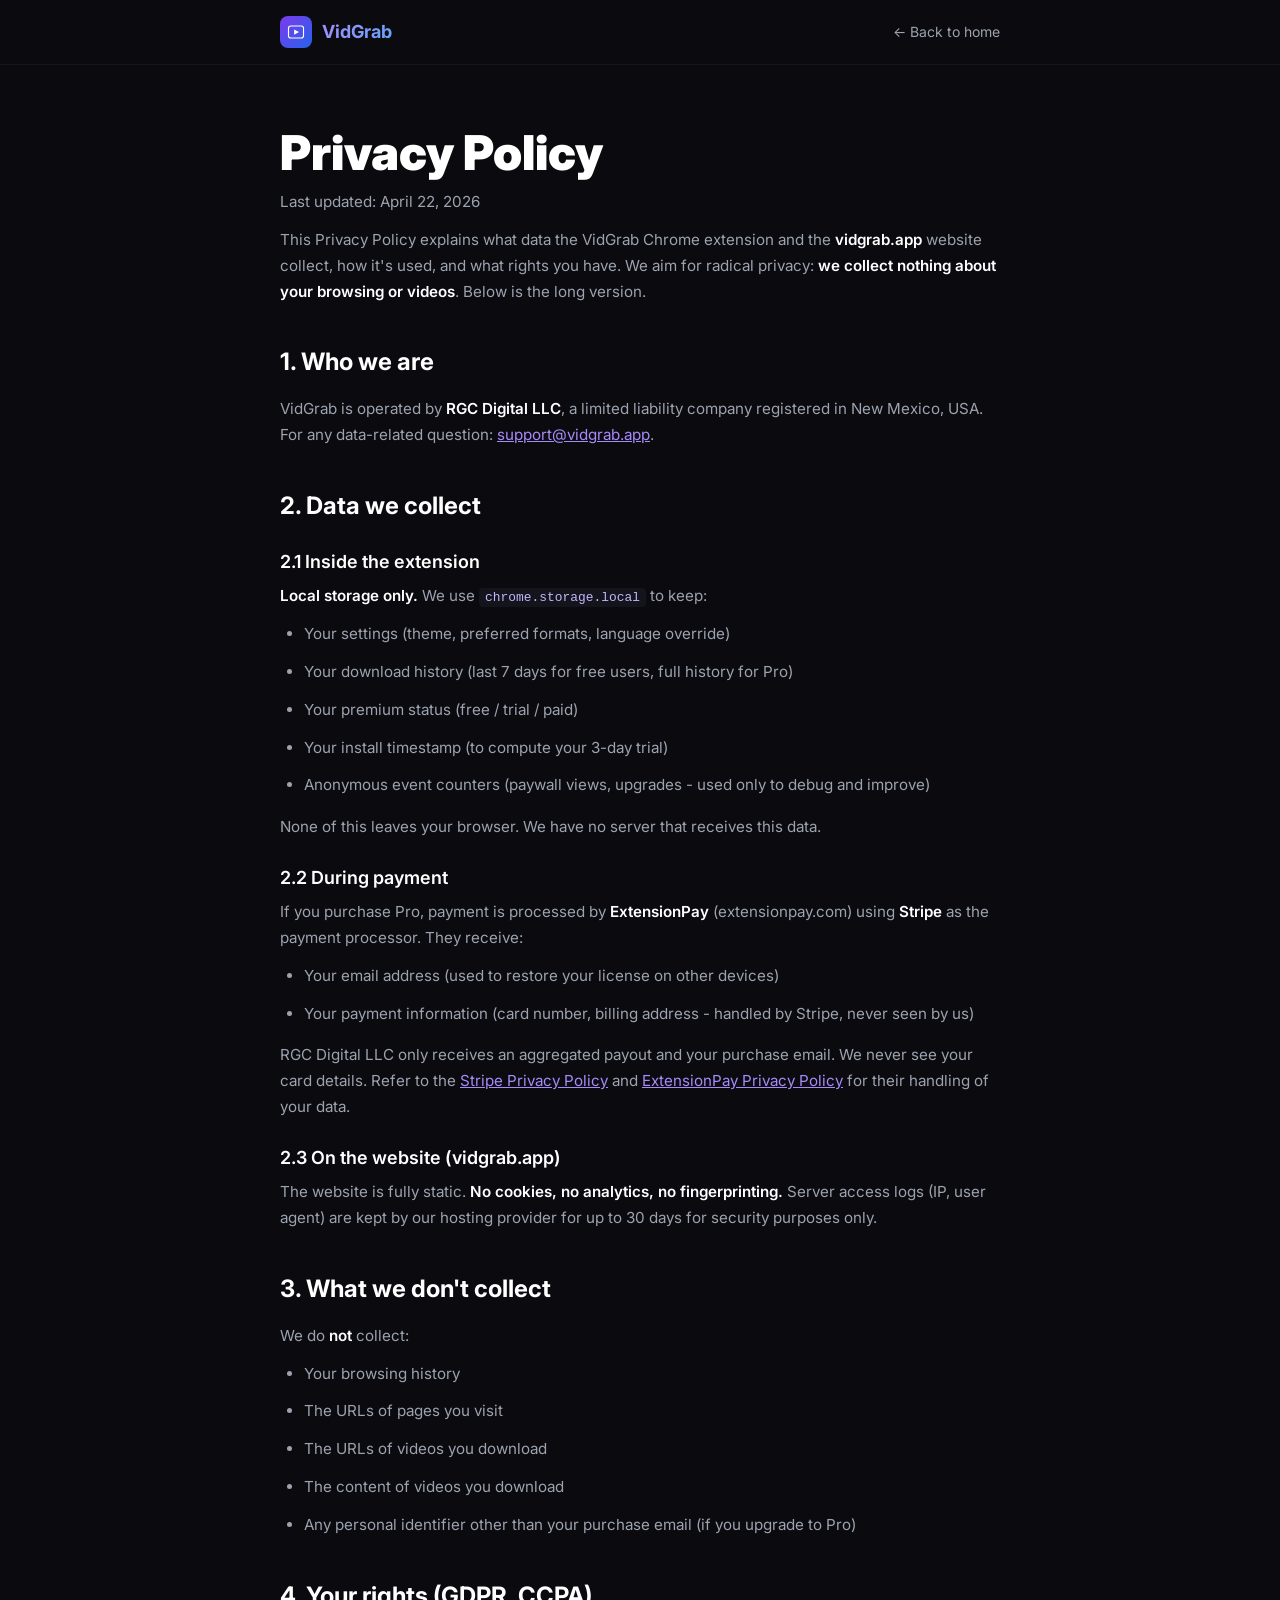
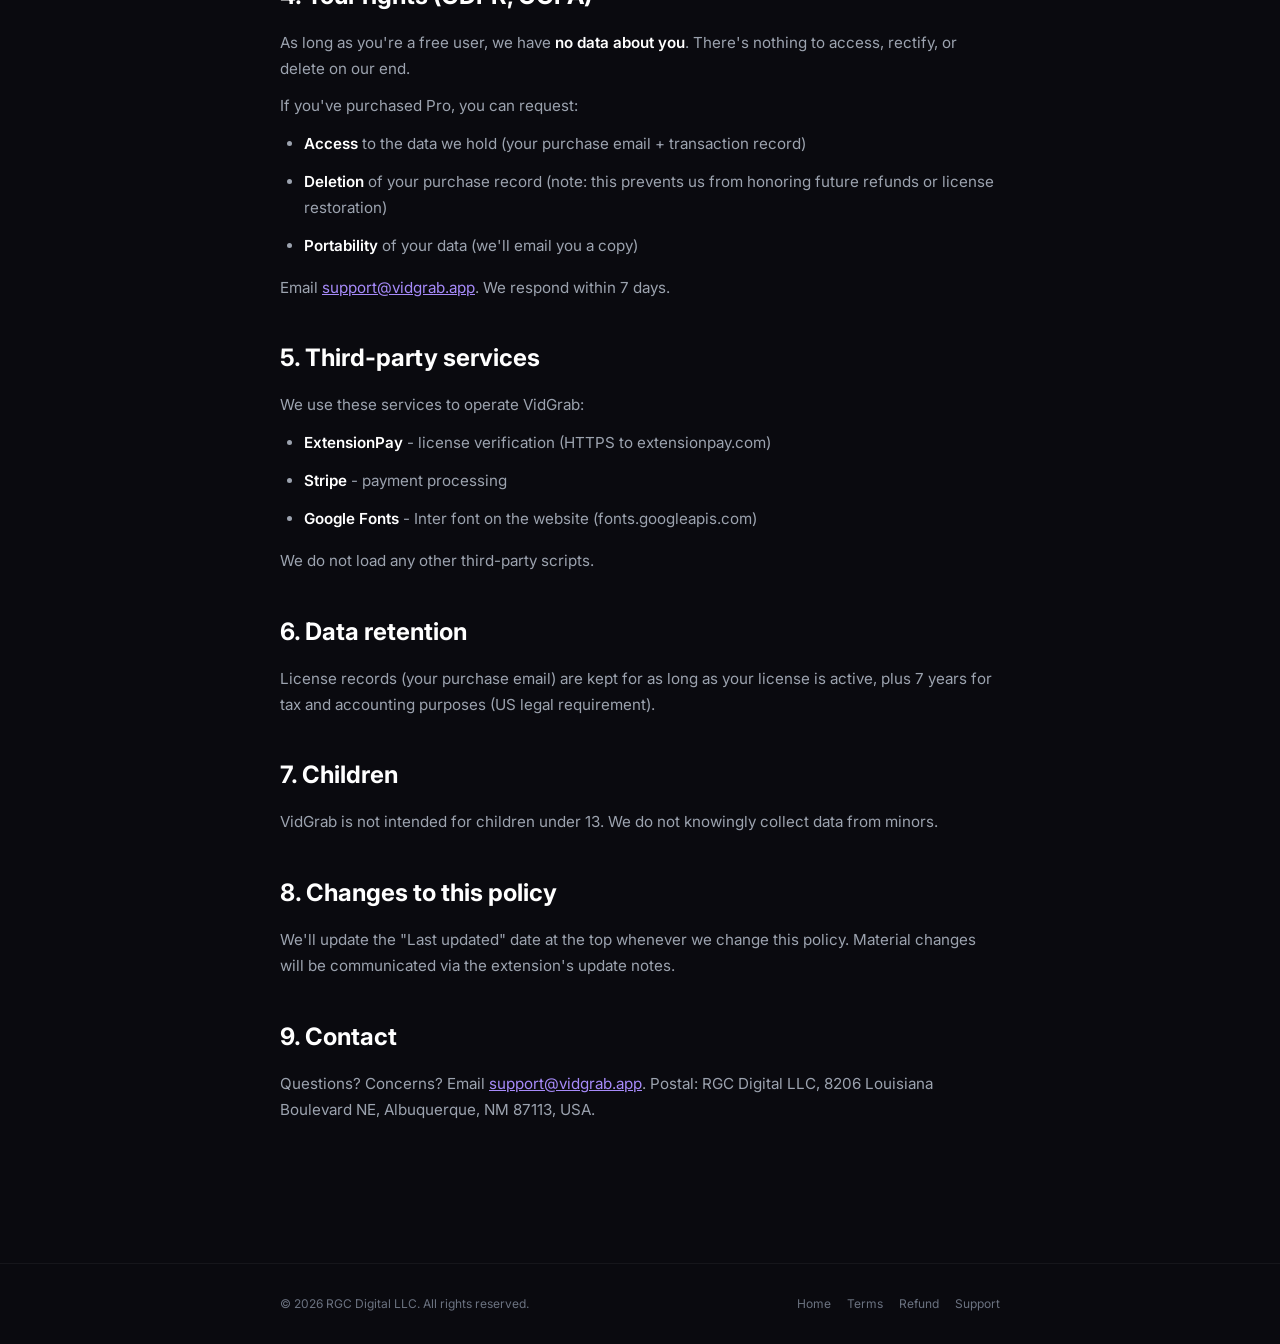
<file: privacy.html>
<!DOCTYPE html>
<html lang="en">
<head>
  <meta charset="UTF-8" />
  <meta name="viewport" content="width=device-width, initial-scale=1.0" />
  <title>Privacy Policy - VidGrab</title>
  <meta name="description" content="VidGrab privacy policy. We collect nothing, track nothing. All processing happens locally in your browser." />
  <link rel="canonical" href="https://vidgrab.app/privacy.html" />
  <meta name="robots" content="index, follow" />
  <link rel="icon" type="image/png" sizes="32x32" href="assets/favicon-32.png" />
  <link rel="preconnect" href="https://fonts.googleapis.com" />
  <link href="https://fonts.googleapis.com/css2?family=Inter:wght@400;500;600;700;800&display=swap" rel="stylesheet" />
  <link rel="stylesheet" href="styles.css" />
  <link rel="manifest" href="site.webmanifest" />
</head>
<body class="antialiased">

<a href="#main-content" class="skip-link">Skip to content</a>

<nav class="border-b border-white/5">
  <div class="max-w-3xl mx-auto px-6 h-16 flex items-center justify-between">
    <a href="./" class="flex items-center gap-2.5">
      <div class="w-8 h-8 rounded-lg gradient-bg flex items-center justify-center">
        <svg width="18" height="18" viewBox="0 0 24 24" fill="white"><path d="M9.5 8.5L16 12L9.5 15.5V8.5Z"/><rect x="2" y="4" width="20" height="16" rx="3" stroke="white" stroke-width="1.5" fill="none"/></svg>
      </div>
      <span class="text-lg font-bold gradient-text">VidGrab</span>
    </a>
    <a href="./" class="text-sm text-gray-400 hover:text-white transition-colors">← Back to home</a>
  </div>
</nav>

<main id="main-content" class="prose-vidgrab max-w-3xl mx-auto px-6 py-16">
  <h1 class="text-4xl md:text-5xl font-black mb-3 text-white">Privacy Policy</h1>
  <p class="text-sm text-gray-500 mb-12">Last updated: April 22, 2026</p>

  <p>This Privacy Policy explains what data the VidGrab Chrome extension and the <strong>vidgrab.app</strong> website collect, how it's used, and what rights you have. We aim for radical privacy: <strong>we collect nothing about your browsing or videos</strong>. Below is the long version.</p>

  <h2>1. Who we are</h2>
  <p>VidGrab is operated by <strong>RGC Digital LLC</strong>, a limited liability company registered in New Mexico, USA. For any data-related question: <a href="mailto:support@vidgrab.app">support@vidgrab.app</a>.</p>

  <h2>2. Data we collect</h2>

  <h3>2.1 Inside the extension</h3>
  <p><strong>Local storage only.</strong> We use <code>chrome.storage.local</code> to keep:</p>
  <ul>
    <li>Your settings (theme, preferred formats, language override)</li>
    <li>Your download history (last 7 days for free users, full history for Pro)</li>
    <li>Your premium status (free / trial / paid)</li>
    <li>Your install timestamp (to compute your 3-day trial)</li>
    <li>Anonymous event counters (paywall views, upgrades - used only to debug and improve)</li>
  </ul>
  <p>None of this leaves your browser. We have no server that receives this data.</p>

  <h3>2.2 During payment</h3>
  <p>If you purchase Pro, payment is processed by <strong>ExtensionPay</strong> (extensionpay.com) using <strong>Stripe</strong> as the payment processor. They receive:</p>
  <ul>
    <li>Your email address (used to restore your license on other devices)</li>
    <li>Your payment information (card number, billing address - handled by Stripe, never seen by us)</li>
  </ul>
  <p>RGC Digital LLC only receives an aggregated payout and your purchase email. We never see your card details. Refer to the <a href="https://stripe.com/privacy" target="_blank" rel="noopener">Stripe Privacy Policy</a> and <a href="https://extensionpay.com/privacy" target="_blank" rel="noopener">ExtensionPay Privacy Policy</a> for their handling of your data.</p>

  <h3>2.3 On the website (vidgrab.app)</h3>
  <p>The website is fully static. <strong>No cookies, no analytics, no fingerprinting.</strong> Server access logs (IP, user agent) are kept by our hosting provider for up to 30 days for security purposes only.</p>

  <h2>3. What we don't collect</h2>
  <p>We do <strong>not</strong> collect:</p>
  <ul>
    <li>Your browsing history</li>
    <li>The URLs of pages you visit</li>
    <li>The URLs of videos you download</li>
    <li>The content of videos you download</li>
    <li>Any personal identifier other than your purchase email (if you upgrade to Pro)</li>
  </ul>

  <h2>4. Your rights (GDPR, CCPA)</h2>
  <p>As long as you're a free user, we have <strong>no data about you</strong>. There's nothing to access, rectify, or delete on our end.</p>
  <p>If you've purchased Pro, you can request:</p>
  <ul>
    <li><strong>Access</strong> to the data we hold (your purchase email + transaction record)</li>
    <li><strong>Deletion</strong> of your purchase record (note: this prevents us from honoring future refunds or license restoration)</li>
    <li><strong>Portability</strong> of your data (we'll email you a copy)</li>
  </ul>
  <p>Email <a href="mailto:support@vidgrab.app">support@vidgrab.app</a>. We respond within 7 days.</p>

  <h2>5. Third-party services</h2>
  <p>We use these services to operate VidGrab:</p>
  <ul>
    <li><strong>ExtensionPay</strong> - license verification (HTTPS to extensionpay.com)</li>
    <li><strong>Stripe</strong> - payment processing</li>
    <li><strong>Google Fonts</strong> - Inter font on the website (fonts.googleapis.com)</li>

  </ul>
  <p>We do not load any other third-party scripts.</p>

  <h2>6. Data retention</h2>
  <p>License records (your purchase email) are kept for as long as your license is active, plus 7 years for tax and accounting purposes (US legal requirement).</p>

  <h2>7. Children</h2>
  <p>VidGrab is not intended for children under 13. We do not knowingly collect data from minors.</p>

  <h2>8. Changes to this policy</h2>
  <p>We'll update the "Last updated" date at the top whenever we change this policy. Material changes will be communicated via the extension's update notes.</p>

  <h2>9. Contact</h2>
  <p>Questions? Concerns? Email <a href="mailto:support@vidgrab.app">support@vidgrab.app</a>. Postal: RGC Digital LLC, 8206 Louisiana Boulevard NE, Albuquerque, NM 87113, USA.</p>
</main>

<footer class="border-t border-white/5 py-8 mt-16">
  <div class="max-w-3xl mx-auto px-6 flex flex-col md:flex-row md:justify-between gap-3 text-xs text-gray-500">
    <p>© 2026 RGC Digital LLC. All rights reserved.</p>
    <div class="flex gap-4">
      <a href="./" class="hover:text-white">Home</a>
      <a href="terms.html" class="hover:text-white">Terms</a>
      <a href="refund.html" class="hover:text-white">Refund</a>
      <a href="support.html" class="hover:text-white">Support</a>
    </div>
  </div>
</footer>

</body>
</html>
</file>
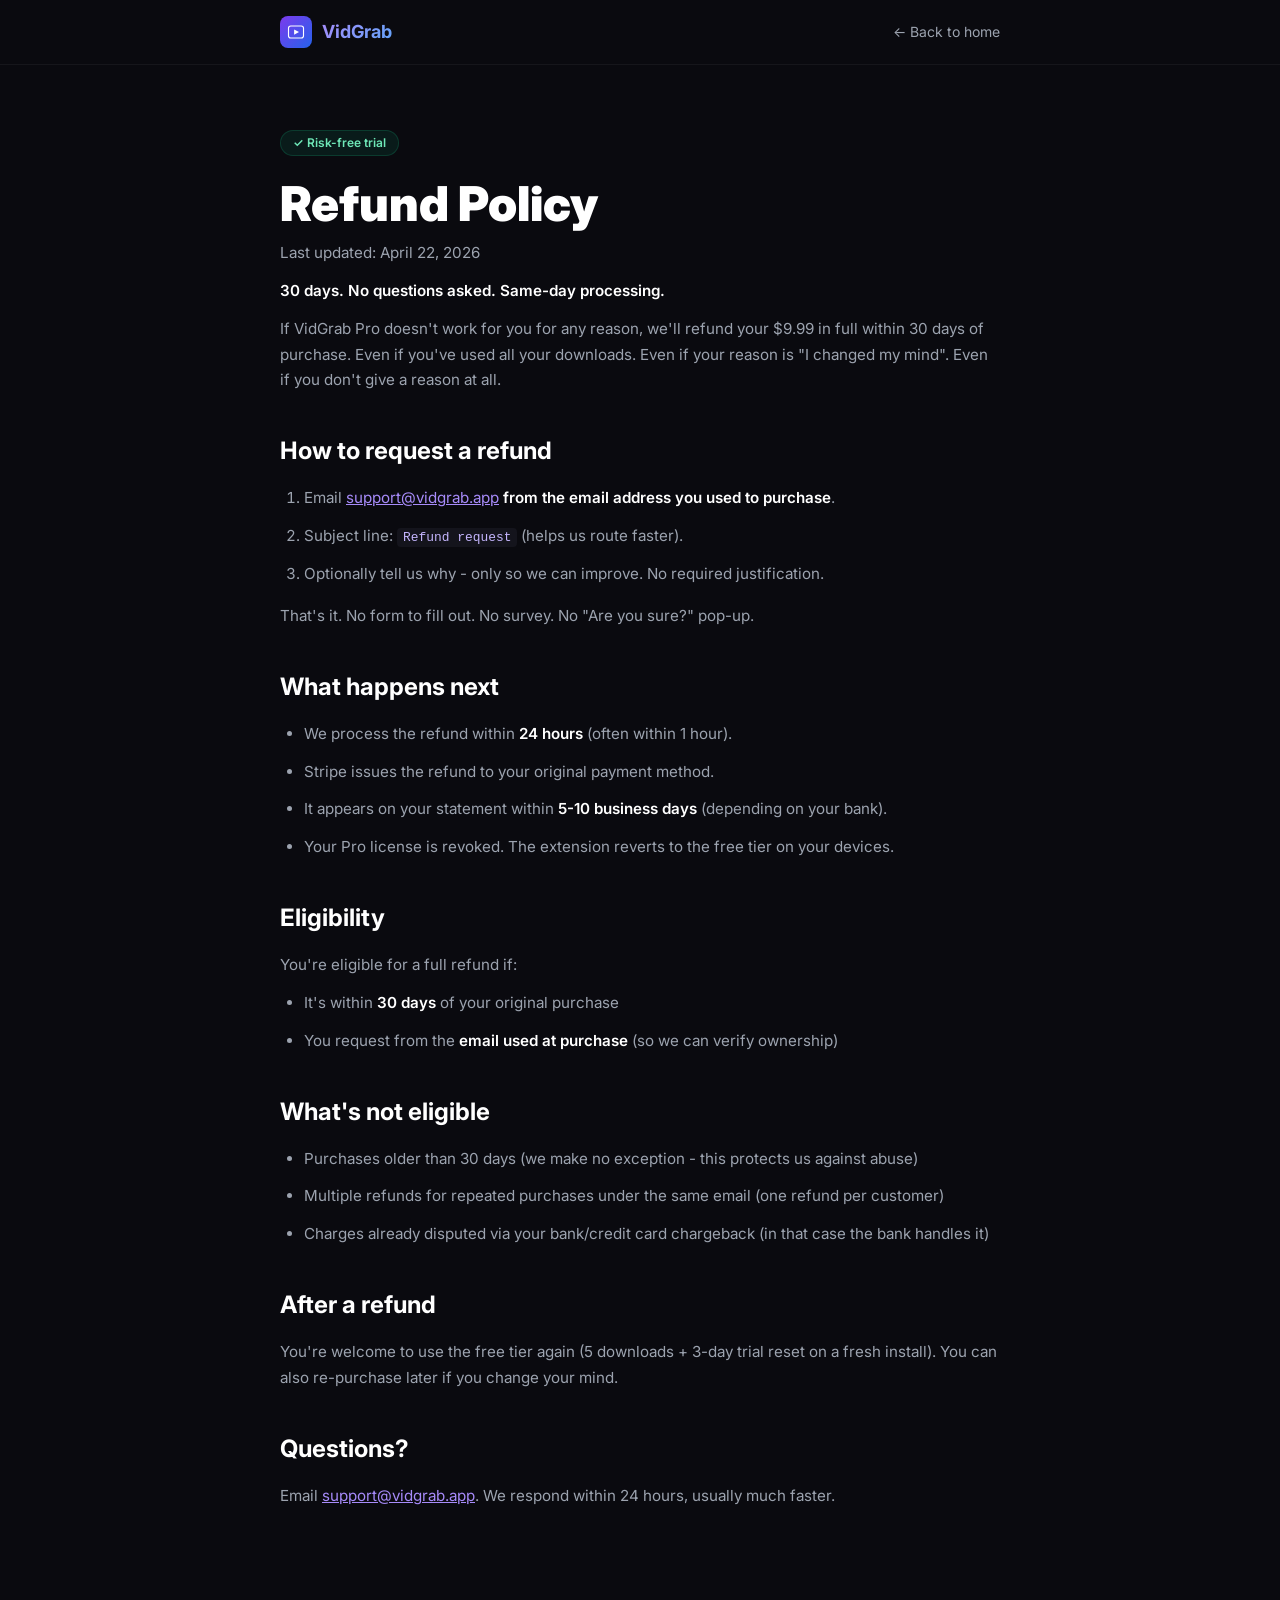
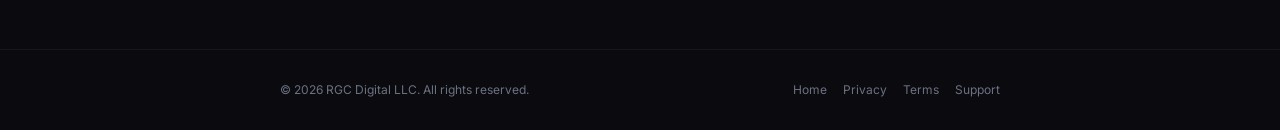
<file: refund.html>
<!DOCTYPE html>
<html lang="en">
<head>
  <meta charset="UTF-8" />
  <meta name="viewport" content="width=device-width, initial-scale=1.0" />
  <title>30-Day Refund Policy - VidGrab</title>
  <meta name="description" content="VidGrab 30-day money-back guarantee. No questions asked. Email support@vidgrab.app from your purchase email and get a full refund within 24 hours." />
  <link rel="canonical" href="https://vidgrab.app/refund.html" />
  <meta name="robots" content="index, follow" />
  <link rel="icon" type="image/png" sizes="32x32" href="assets/favicon-32.png" />
  <link rel="preconnect" href="https://fonts.googleapis.com" />
  <link href="https://fonts.googleapis.com/css2?family=Inter:wght@400;500;600;700;800&display=swap" rel="stylesheet" />
  <link rel="stylesheet" href="styles.css" />
  <link rel="manifest" href="site.webmanifest" />
</head>
<body class="antialiased">

<a href="#main-content" class="skip-link">Skip to content</a>

<nav class="border-b border-white/5">
  <div class="max-w-3xl mx-auto px-6 h-16 flex items-center justify-between">
    <a href="./" class="flex items-center gap-2.5">
      <div class="w-8 h-8 rounded-lg gradient-bg flex items-center justify-center">
        <svg width="18" height="18" viewBox="0 0 24 24" fill="white"><path d="M9.5 8.5L16 12L9.5 15.5V8.5Z"/><rect x="2" y="4" width="20" height="16" rx="3" stroke="white" stroke-width="1.5" fill="none"/></svg>
      </div>
      <span class="text-lg font-bold gradient-text">VidGrab</span>
    </a>
    <a href="./" class="text-sm text-gray-400 hover:text-white transition-colors">← Back to home</a>
  </div>
</nav>

<main id="main-content" class="prose-vidgrab max-w-3xl mx-auto px-6 py-16">
  <div class="inline-flex items-center gap-2 px-3 py-1 rounded-full bg-emerald-500/10 border border-emerald-500/20 mb-6">
    <span class="text-xs font-semibold text-emerald-300">✓ Risk-free trial</span>
  </div>

  <h1 class="text-4xl md:text-5xl font-black mb-3 text-white">Refund Policy</h1>
  <p class="text-sm text-gray-500 mb-12">Last updated: April 22, 2026</p>

  <p class="text-lg text-gray-300"><strong>30 days. No questions asked. Same-day processing.</strong></p>

  <p>If VidGrab Pro doesn't work for you for any reason, we'll refund your $9.99 in full within 30 days of purchase. Even if you've used all your downloads. Even if your reason is "I changed my mind". Even if you don't give a reason at all.</p>

  <h2>How to request a refund</h2>
  <ol>
    <li>Email <a href="mailto:support@vidgrab.app?subject=Refund%20request">support@vidgrab.app</a> <strong>from the email address you used to purchase</strong>.</li>
    <li>Subject line: <code>Refund request</code> (helps us route faster).</li>
    <li>Optionally tell us why - only so we can improve. No required justification.</li>
  </ol>
  <p>That's it. No form to fill out. No survey. No "Are you sure?" pop-up.</p>

  <h2>What happens next</h2>
  <ul>
    <li>We process the refund within <strong>24 hours</strong> (often within 1 hour).</li>
    <li>Stripe issues the refund to your original payment method.</li>
    <li>It appears on your statement within <strong>5-10 business days</strong> (depending on your bank).</li>
    <li>Your Pro license is revoked. The extension reverts to the free tier on your devices.</li>
  </ul>

  <h2>Eligibility</h2>
  <p>You're eligible for a full refund if:</p>
  <ul>
    <li>It's within <strong>30 days</strong> of your original purchase</li>
    <li>You request from the <strong>email used at purchase</strong> (so we can verify ownership)</li>
  </ul>

  <h2>What's not eligible</h2>
  <ul>
    <li>Purchases older than 30 days (we make no exception - this protects us against abuse)</li>
    <li>Multiple refunds for repeated purchases under the same email (one refund per customer)</li>
    <li>Charges already disputed via your bank/credit card chargeback (in that case the bank handles it)</li>
  </ul>

  <h2>After a refund</h2>
  <p>You're welcome to use the free tier again (5 downloads + 3-day trial reset on a fresh install). You can also re-purchase later if you change your mind.</p>

  <h2>Questions?</h2>
  <p>Email <a href="mailto:support@vidgrab.app">support@vidgrab.app</a>. We respond within 24 hours, usually much faster.</p>
</main>

<footer class="border-t border-white/5 py-8 mt-16">
  <div class="max-w-3xl mx-auto px-6 flex flex-col md:flex-row md:justify-between gap-3 text-xs text-gray-500">
    <p>© 2026 RGC Digital LLC. All rights reserved.</p>
    <div class="flex gap-4">
      <a href="./" class="hover:text-white">Home</a>
      <a href="privacy.html" class="hover:text-white">Privacy</a>
      <a href="terms.html" class="hover:text-white">Terms</a>
      <a href="support.html" class="hover:text-white">Support</a>
    </div>
  </div>
</footer>

</body>
</html>
</file>
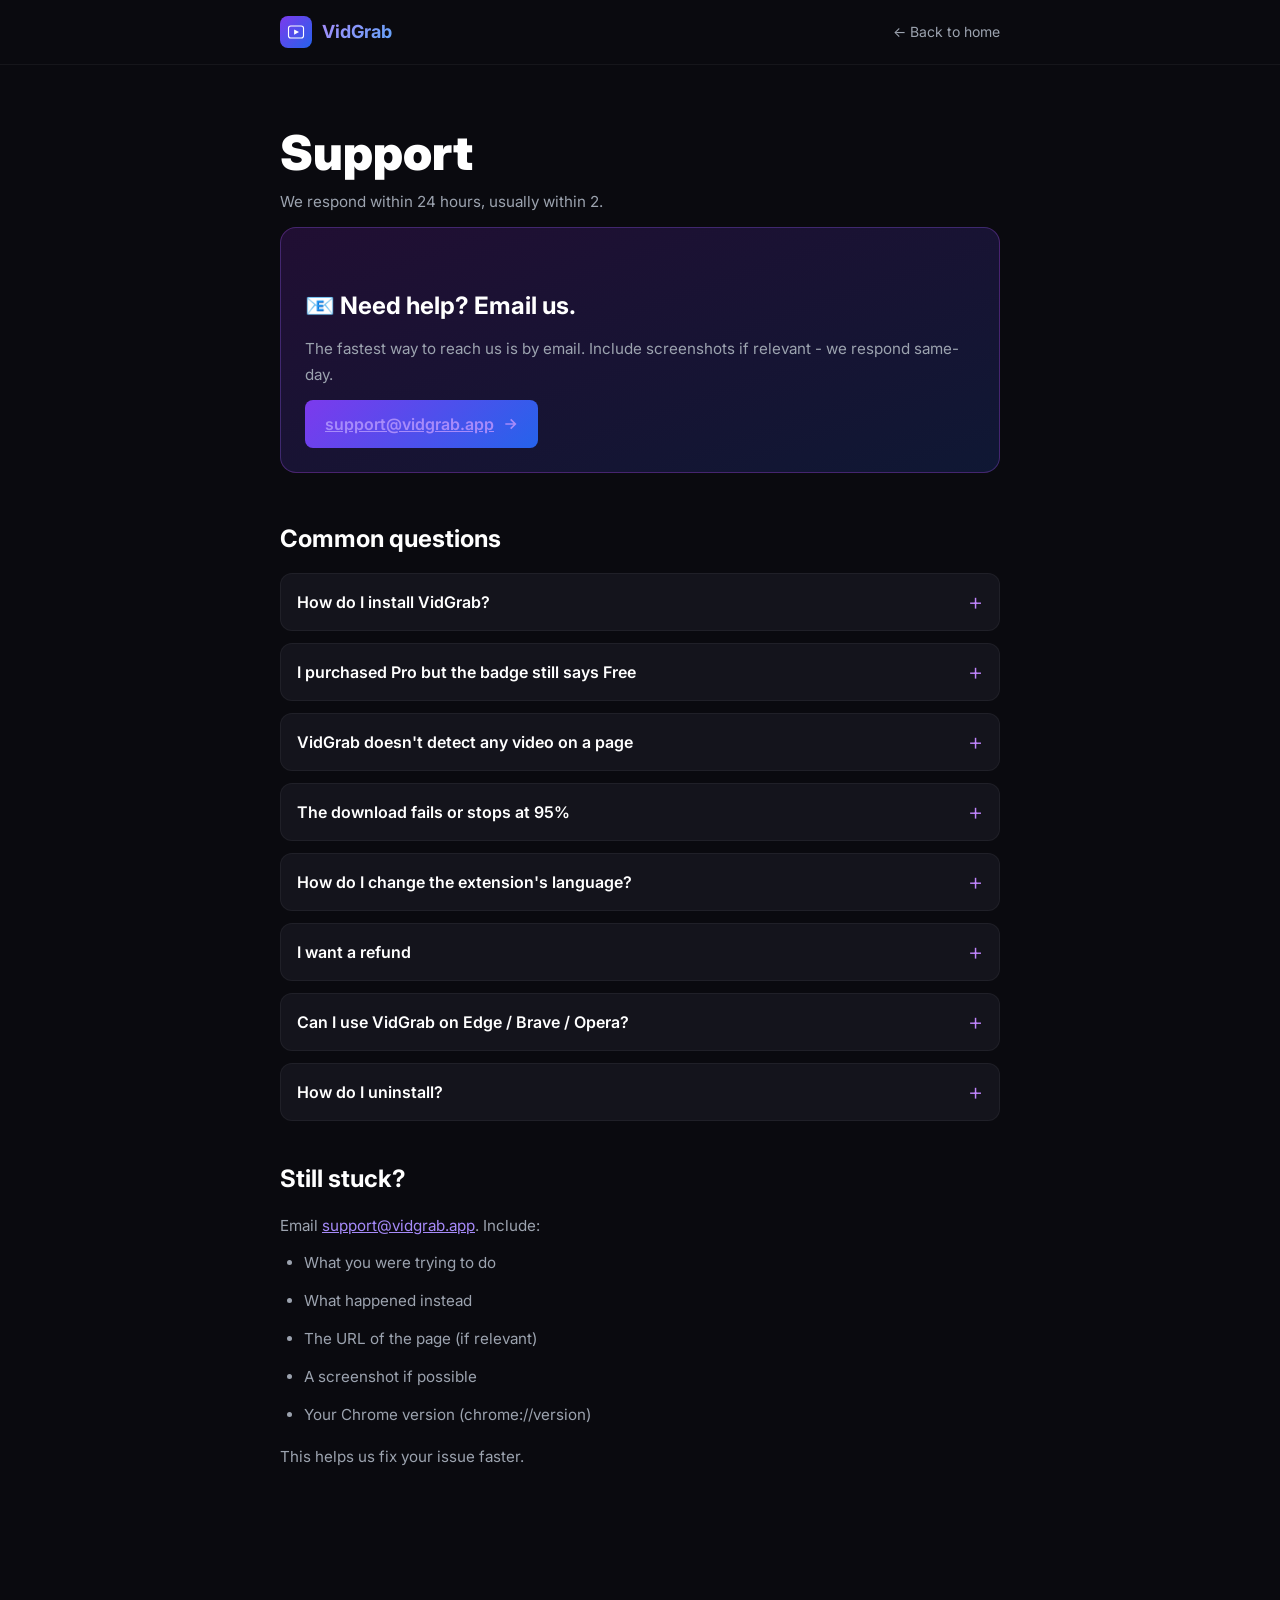
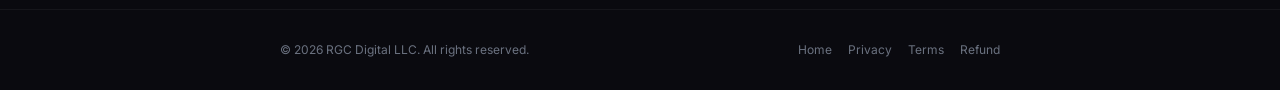
<file: support.html>
<!DOCTYPE html>
<html lang="en">
<head>
  <meta charset="UTF-8" />
  <meta name="viewport" content="width=device-width, initial-scale=1.0" />
  <title>Support - VidGrab</title>
  <meta name="description" content="VidGrab support. Email support@vidgrab.app for help. Common issues, troubleshooting tips, and direct contact." />
  <link rel="canonical" href="https://vidgrab.app/support.html" />
  <meta name="robots" content="index, follow" />
  <link rel="icon" type="image/png" sizes="32x32" href="assets/favicon-32.png" />
  <link rel="preconnect" href="https://fonts.googleapis.com" />
  <link href="https://fonts.googleapis.com/css2?family=Inter:wght@400;500;600;700;800&display=swap" rel="stylesheet" />
  <link rel="stylesheet" href="styles.css" />
  <link rel="manifest" href="site.webmanifest" />
</head>
<body class="antialiased">

<a href="#main-content" class="skip-link">Skip to content</a>

<nav class="border-b border-white/5">
  <div class="max-w-3xl mx-auto px-6 h-16 flex items-center justify-between">
    <a href="./" class="flex items-center gap-2.5">
      <div class="w-8 h-8 rounded-lg gradient-bg flex items-center justify-center">
        <svg width="18" height="18" viewBox="0 0 24 24" fill="white"><path d="M9.5 8.5L16 12L9.5 15.5V8.5Z"/><rect x="2" y="4" width="20" height="16" rx="3" stroke="white" stroke-width="1.5" fill="none"/></svg>
      </div>
      <span class="text-lg font-bold gradient-text">VidGrab</span>
    </a>
    <a href="./" class="text-sm text-gray-400 hover:text-white transition-colors">← Back to home</a>
  </div>
</nav>

<main id="main-content" class="prose-vidgrab max-w-3xl mx-auto px-6 py-16">
  <h1 class="text-4xl md:text-5xl font-black mb-3 text-white">Support</h1>
  <p class="text-sm text-gray-500 mb-12">We respond within 24 hours, usually within 2.</p>

  <div class="p-6 rounded-2xl bg-gradient-to-br from-purple-900/30 to-blue-900/30 border border-purple-500/30 mb-12">
    <h2 class="text-xl font-bold text-white mt-0 mb-3">📧 Need help? Email us.</h2>
    <p class="text-gray-300 mb-4">The fastest way to reach us is by email. Include screenshots if relevant - we respond same-day.</p>
    <a href="mailto:support@vidgrab.app" class="inline-flex items-center gap-2 px-5 py-3 rounded-lg gradient-bg text-white font-semibold hover:scale-105 transition-transform">
      support@vidgrab.app
      <svg width="16" height="16" viewBox="0 0 24 24" fill="none" stroke="currentColor" stroke-width="2.5"><path d="M5 12h14M13 5l7 7-7 7"/></svg>
    </a>
  </div>

  <h2>Common questions</h2>

  <div class="space-y-3 mb-8">
    <details class="p-4 rounded-xl bg-surface-card border border-white/5" style="background:#14141c">
      <summary class="flex items-center justify-between gap-4 font-semibold text-white">
        How do I install VidGrab?
        <span class="icon text-purple-400 text-2xl font-light leading-none">+</span>
      </summary>
      <div class="mt-3">
        <ol>
          <li>Open the <a href="#" >Chrome Web Store listing</a> (link coming once we publish).</li>
          <li>Click <strong>Add to Chrome</strong>.</li>
          <li>Confirm the permissions (we need them to detect videos on web pages).</li>
          <li>Pin the VidGrab icon to your toolbar.</li>
        </ol>
        <p>You'll automatically get 3 days of unlimited downloads to test all features.</p>
      </div>
    </details>

    <details class="p-4 rounded-xl border border-white/5" style="background:#14141c">
      <summary class="flex items-center justify-between gap-4 font-semibold text-white">
        I purchased Pro but the badge still says Free
        <span class="icon text-purple-400 text-2xl font-light leading-none">+</span>
      </summary>
      <div class="mt-3">
        <p>Try this in order:</p>
        <ol>
          <li>Close and reopen the popup - license is re-checked on each open.</li>
          <li>Open the Options page → <strong>Premium</strong> tab → click <strong>Already paid? Restore your license</strong>.</li>
          <li>Enter your purchase email when prompted by ExtensionPay.</li>
          <li>If still not working, email <a href="mailto:support@vidgrab.app">support@vidgrab.app</a> with your purchase email and we'll fix it manually within minutes.</li>
        </ol>
      </div>
    </details>

    <details class="p-4 rounded-xl border border-white/5" style="background:#14141c">
      <summary class="flex items-center justify-between gap-4 font-semibold text-white">
        VidGrab doesn't detect any video on a page
        <span class="icon text-purple-400 text-2xl font-light leading-none">+</span>
      </summary>
      <div class="mt-3">
        <p>Try the following:</p>
        <ul>
          <li><strong>Click the play button on the video first.</strong> Many platforms only fetch the video URL once playback starts. VidGrab needs to see the network request to detect it.</li>
          <li>Click the <strong>Refresh scan</strong> button (circular arrow icon) in the popup header.</li>
          <li>Reload the page (F5) and re-open the popup.</li>
          <li>If the video is on YouTube, it won't work - Chrome Web Store policy blocks YouTube downloaders.</li>
          <li>If the video is DRM-protected (Netflix, Disney+, paid streaming), it cannot be downloaded by any tool.</li>
        </ul>
      </div>
    </details>

    <details class="p-4 rounded-xl border border-white/5" style="background:#14141c">
      <summary class="flex items-center justify-between gap-4 font-semibold text-white">
        The download fails or stops at 95%
        <span class="icon text-purple-400 text-2xl font-light leading-none">+</span>
      </summary>
      <div class="mt-3">
        <p>This usually means the source CDN rejected one or more segments. Try:</p>
        <ul>
          <li>Make sure the video is still playing in the original tab when you start the download.</li>
          <li>Click <strong>Retry</strong> on the failed video card.</li>
          <li>For HLS streams, sometimes the lower-quality variant works when the highest fails - pick a lower quality from the dropdown.</li>
          <li>If consistent failure on a specific site, email us with the URL - we'll investigate.</li>
        </ul>
      </div>
    </details>

    <details class="p-4 rounded-xl border border-white/5" style="background:#14141c">
      <summary class="flex items-center justify-between gap-4 font-semibold text-white">
        How do I change the extension's language?
        <span class="icon text-purple-400 text-2xl font-light leading-none">+</span>
      </summary>
      <div class="mt-3">
        <p>Right-click the VidGrab icon → <strong>Options</strong> → <strong>Settings</strong> tab → <strong>Language</strong> dropdown. Choose between Auto (browser), English, Español, Português (BR), Français, Deutsch.</p>
      </div>
    </details>

    <details class="p-4 rounded-xl border border-white/5" style="background:#14141c">
      <summary class="flex items-center justify-between gap-4 font-semibold text-white">
        I want a refund
        <span class="icon text-purple-400 text-2xl font-light leading-none">+</span>
      </summary>
      <div class="mt-3">
        <p>30-day money back, no questions asked. Email <a href="mailto:support@vidgrab.app?subject=Refund">support@vidgrab.app</a> from your purchase email. Full details on our <a href="refund.html">Refund Policy</a> page.</p>
      </div>
    </details>

    <details class="p-4 rounded-xl border border-white/5" style="background:#14141c">
      <summary class="flex items-center justify-between gap-4 font-semibold text-white">
        Can I use VidGrab on Edge / Brave / Opera?
        <span class="icon text-purple-400 text-2xl font-light leading-none">+</span>
      </summary>
      <div class="mt-3">
        <p>Yes - any Chromium-based browser supports Chrome Web Store extensions. Microsoft Edge, Brave, Opera, Vivaldi all work. Just install from the Chrome Web Store.</p>
      </div>
    </details>

    <details class="p-4 rounded-xl border border-white/5" style="background:#14141c">
      <summary class="flex items-center justify-between gap-4 font-semibold text-white">
        How do I uninstall?
        <span class="icon text-purple-400 text-2xl font-light leading-none">+</span>
      </summary>
      <div class="mt-3">
        <p>Right-click the VidGrab icon in your toolbar → <strong>Remove from Chrome…</strong> → confirm. All local data (settings, history) is wiped automatically. If you've purchased Pro, your license remains valid - you can reinstall anytime and restore it via your purchase email.</p>
      </div>
    </details>
  </div>

  <h2>Still stuck?</h2>
  <p>Email <a href="mailto:support@vidgrab.app">support@vidgrab.app</a>. Include:</p>
  <ul>
    <li>What you were trying to do</li>
    <li>What happened instead</li>
    <li>The URL of the page (if relevant)</li>
    <li>A screenshot if possible</li>
    <li>Your Chrome version (chrome://version)</li>
  </ul>
  <p>This helps us fix your issue faster.</p>
</main>

<footer class="border-t border-white/5 py-8 mt-16">
  <div class="max-w-3xl mx-auto px-6 flex flex-col md:flex-row md:justify-between gap-3 text-xs text-gray-500">
    <p>© 2026 RGC Digital LLC. All rights reserved.</p>
    <div class="flex gap-4">
      <a href="./" class="hover:text-white">Home</a>
      <a href="privacy.html" class="hover:text-white">Privacy</a>
      <a href="terms.html" class="hover:text-white">Terms</a>
      <a href="refund.html" class="hover:text-white">Refund</a>
    </div>
  </div>
</footer>

</body>
</html>
</file>
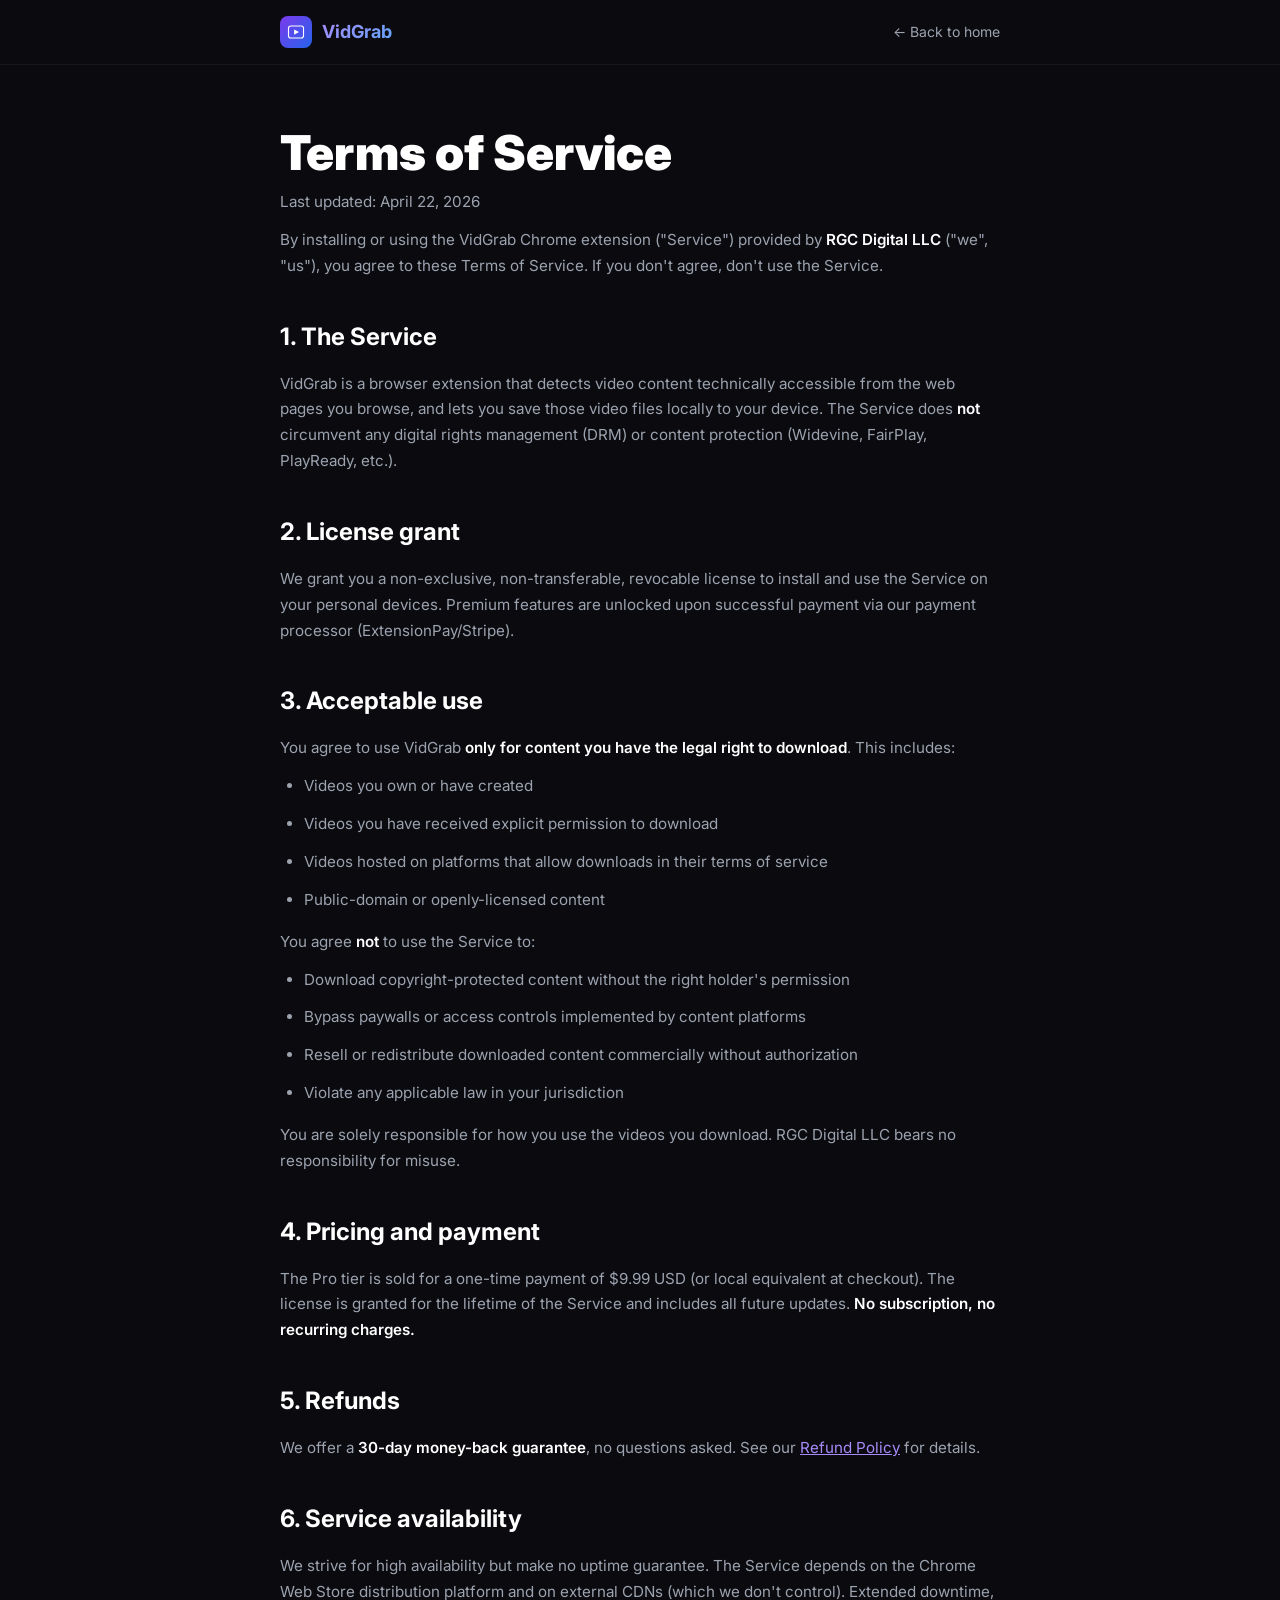
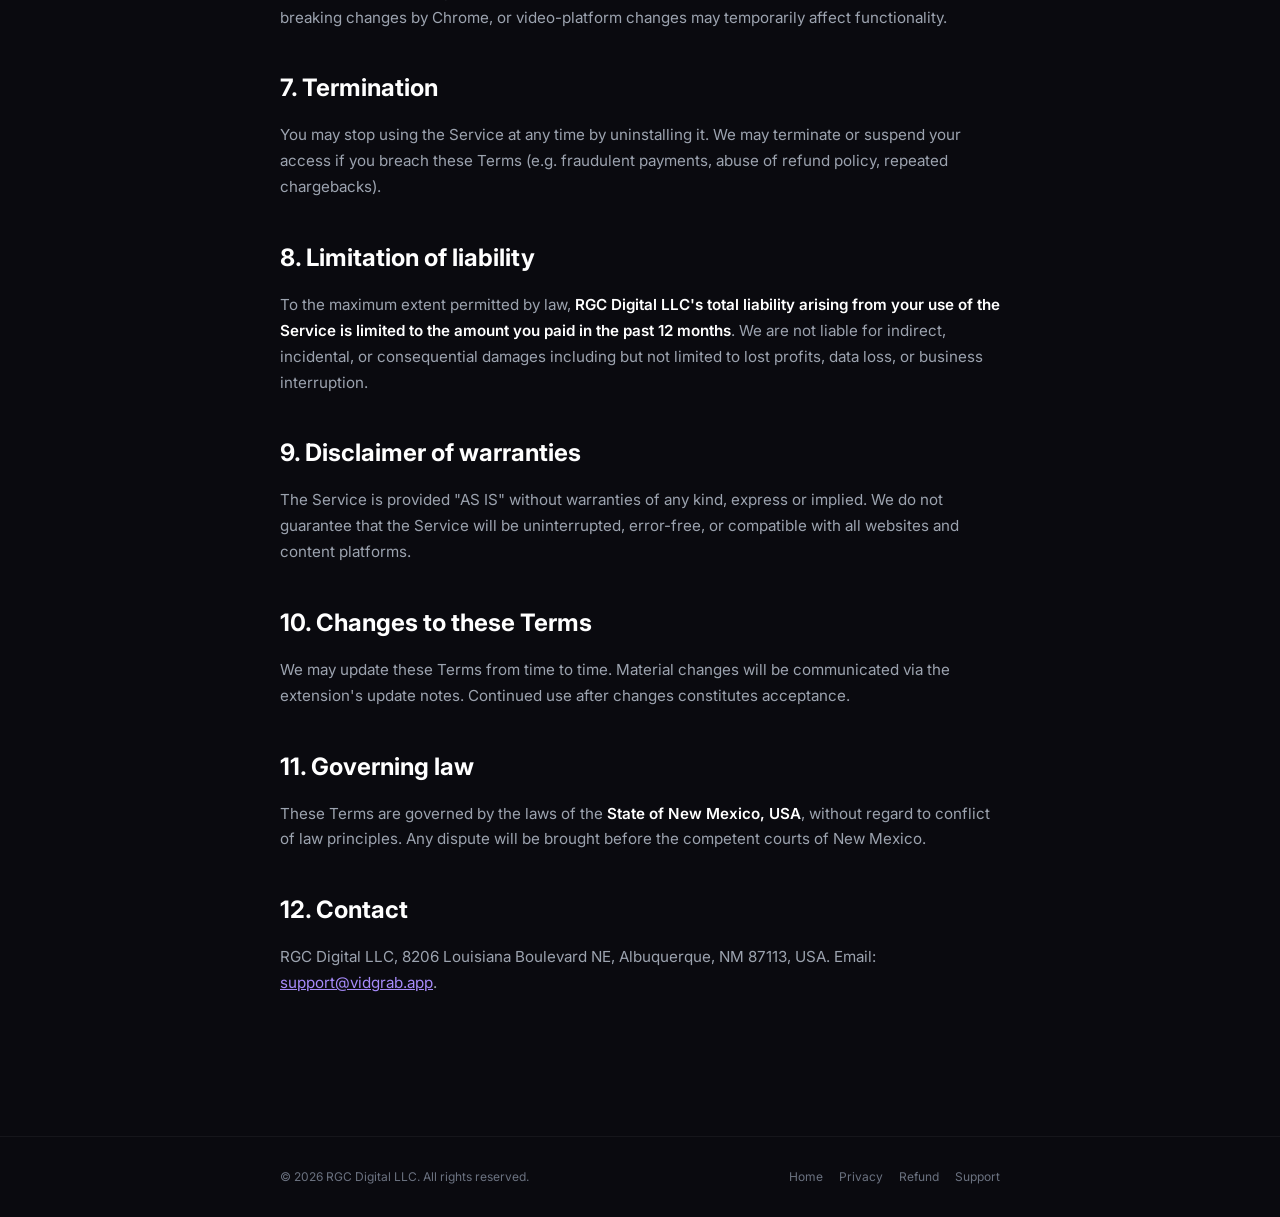
<file: terms.html>
<!DOCTYPE html>
<html lang="en">
<head>
  <meta charset="UTF-8" />
  <meta name="viewport" content="width=device-width, initial-scale=1.0" />
  <title>Terms of Service - VidGrab</title>
  <meta name="description" content="VidGrab terms of service: license grant, acceptable use, refund policy, and limitation of liability." />
  <link rel="canonical" href="https://vidgrab.app/terms.html" />
  <meta name="robots" content="index, follow" />
  <link rel="icon" type="image/png" sizes="32x32" href="assets/favicon-32.png" />
  <link rel="preconnect" href="https://fonts.googleapis.com" />
  <link href="https://fonts.googleapis.com/css2?family=Inter:wght@400;500;600;700;800&display=swap" rel="stylesheet" />
  <link rel="stylesheet" href="styles.css" />
  <link rel="manifest" href="site.webmanifest" />
</head>
<body class="antialiased">

<a href="#main-content" class="skip-link">Skip to content</a>

<nav class="border-b border-white/5">
  <div class="max-w-3xl mx-auto px-6 h-16 flex items-center justify-between">
    <a href="./" class="flex items-center gap-2.5">
      <div class="w-8 h-8 rounded-lg gradient-bg flex items-center justify-center">
        <svg width="18" height="18" viewBox="0 0 24 24" fill="white"><path d="M9.5 8.5L16 12L9.5 15.5V8.5Z"/><rect x="2" y="4" width="20" height="16" rx="3" stroke="white" stroke-width="1.5" fill="none"/></svg>
      </div>
      <span class="text-lg font-bold gradient-text">VidGrab</span>
    </a>
    <a href="./" class="text-sm text-gray-400 hover:text-white transition-colors">← Back to home</a>
  </div>
</nav>

<main id="main-content" class="prose-vidgrab max-w-3xl mx-auto px-6 py-16">
  <h1 class="text-4xl md:text-5xl font-black mb-3 text-white">Terms of Service</h1>
  <p class="text-sm text-gray-500 mb-12">Last updated: April 22, 2026</p>

  <p>By installing or using the VidGrab Chrome extension ("Service") provided by <strong>RGC Digital LLC</strong> ("we", "us"), you agree to these Terms of Service. If you don't agree, don't use the Service.</p>

  <h2>1. The Service</h2>
  <p>VidGrab is a browser extension that detects video content technically accessible from the web pages you browse, and lets you save those video files locally to your device. The Service does <strong>not</strong> circumvent any digital rights management (DRM) or content protection (Widevine, FairPlay, PlayReady, etc.).</p>

  <h2>2. License grant</h2>
  <p>We grant you a non-exclusive, non-transferable, revocable license to install and use the Service on your personal devices. Premium features are unlocked upon successful payment via our payment processor (ExtensionPay/Stripe).</p>

  <h2>3. Acceptable use</h2>
  <p>You agree to use VidGrab <strong>only for content you have the legal right to download</strong>. This includes:</p>
  <ul>
    <li>Videos you own or have created</li>
    <li>Videos you have received explicit permission to download</li>
    <li>Videos hosted on platforms that allow downloads in their terms of service</li>
    <li>Public-domain or openly-licensed content</li>
  </ul>
  <p>You agree <strong>not</strong> to use the Service to:</p>
  <ul>
    <li>Download copyright-protected content without the right holder's permission</li>
    <li>Bypass paywalls or access controls implemented by content platforms</li>
    <li>Resell or redistribute downloaded content commercially without authorization</li>
    <li>Violate any applicable law in your jurisdiction</li>
  </ul>
  <p>You are solely responsible for how you use the videos you download. RGC Digital LLC bears no responsibility for misuse.</p>

  <h2>4. Pricing and payment</h2>
  <p>The Pro tier is sold for a one-time payment of $9.99 USD (or local equivalent at checkout). The license is granted for the lifetime of the Service and includes all future updates. <strong>No subscription, no recurring charges.</strong></p>

  <h2>5. Refunds</h2>
  <p>We offer a <strong>30-day money-back guarantee</strong>, no questions asked. See our <a href="refund.html">Refund Policy</a> for details.</p>

  <h2>6. Service availability</h2>
  <p>We strive for high availability but make no uptime guarantee. The Service depends on the Chrome Web Store distribution platform and on external CDNs (which we don't control). Extended downtime, breaking changes by Chrome, or video-platform changes may temporarily affect functionality.</p>

  <h2>7. Termination</h2>
  <p>You may stop using the Service at any time by uninstalling it. We may terminate or suspend your access if you breach these Terms (e.g. fraudulent payments, abuse of refund policy, repeated chargebacks).</p>

  <h2>8. Limitation of liability</h2>
  <p>To the maximum extent permitted by law, <strong>RGC Digital LLC's total liability arising from your use of the Service is limited to the amount you paid in the past 12 months</strong>. We are not liable for indirect, incidental, or consequential damages including but not limited to lost profits, data loss, or business interruption.</p>

  <h2>9. Disclaimer of warranties</h2>
  <p>The Service is provided "AS IS" without warranties of any kind, express or implied. We do not guarantee that the Service will be uninterrupted, error-free, or compatible with all websites and content platforms.</p>

  <h2>10. Changes to these Terms</h2>
  <p>We may update these Terms from time to time. Material changes will be communicated via the extension's update notes. Continued use after changes constitutes acceptance.</p>

  <h2>11. Governing law</h2>
  <p>These Terms are governed by the laws of the <strong>State of New Mexico, USA</strong>, without regard to conflict of law principles. Any dispute will be brought before the competent courts of New Mexico.</p>

  <h2>12. Contact</h2>
  <p>RGC Digital LLC, 8206 Louisiana Boulevard NE, Albuquerque, NM 87113, USA. Email: <a href="mailto:support@vidgrab.app">support@vidgrab.app</a>.</p>
</main>

<footer class="border-t border-white/5 py-8 mt-16">
  <div class="max-w-3xl mx-auto px-6 flex flex-col md:flex-row md:justify-between gap-3 text-xs text-gray-500">
    <p>© 2026 RGC Digital LLC. All rights reserved.</p>
    <div class="flex gap-4">
      <a href="./" class="hover:text-white">Home</a>
      <a href="privacy.html" class="hover:text-white">Privacy</a>
      <a href="refund.html" class="hover:text-white">Refund</a>
      <a href="support.html" class="hover:text-white">Support</a>
    </div>
  </div>
</footer>

</body>
</html>
</file>
<file: styles.css>
*,:after,:before{--tw-border-spacing-x:0;--tw-border-spacing-y:0;--tw-translate-x:0;--tw-translate-y:0;--tw-rotate:0;--tw-skew-x:0;--tw-skew-y:0;--tw-scale-x:1;--tw-scale-y:1;--tw-pan-x: ;--tw-pan-y: ;--tw-pinch-zoom: ;--tw-scroll-snap-strictness:proximity;--tw-gradient-from-position: ;--tw-gradient-via-position: ;--tw-gradient-to-position: ;--tw-ordinal: ;--tw-slashed-zero: ;--tw-numeric-figure: ;--tw-numeric-spacing: ;--tw-numeric-fraction: ;--tw-ring-inset: ;--tw-ring-offset-width:0px;--tw-ring-offset-color:#fff;--tw-ring-color:rgba(59,130,246,.5);--tw-ring-offset-shadow:0 0 #0000;--tw-ring-shadow:0 0 #0000;--tw-shadow:0 0 #0000;--tw-shadow-colored:0 0 #0000;--tw-blur: ;--tw-brightness: ;--tw-contrast: ;--tw-grayscale: ;--tw-hue-rotate: ;--tw-invert: ;--tw-saturate: ;--tw-sepia: ;--tw-drop-shadow: ;--tw-backdrop-blur: ;--tw-backdrop-brightness: ;--tw-backdrop-contrast: ;--tw-backdrop-grayscale: ;--tw-backdrop-hue-rotate: ;--tw-backdrop-invert: ;--tw-backdrop-opacity: ;--tw-backdrop-saturate: ;--tw-backdrop-sepia: ;--tw-contain-size: ;--tw-contain-layout: ;--tw-contain-paint: ;--tw-contain-style: }::backdrop{--tw-border-spacing-x:0;--tw-border-spacing-y:0;--tw-translate-x:0;--tw-translate-y:0;--tw-rotate:0;--tw-skew-x:0;--tw-skew-y:0;--tw-scale-x:1;--tw-scale-y:1;--tw-pan-x: ;--tw-pan-y: ;--tw-pinch-zoom: ;--tw-scroll-snap-strictness:proximity;--tw-gradient-from-position: ;--tw-gradient-via-position: ;--tw-gradient-to-position: ;--tw-ordinal: ;--tw-slashed-zero: ;--tw-numeric-figure: ;--tw-numeric-spacing: ;--tw-numeric-fraction: ;--tw-ring-inset: ;--tw-ring-offset-width:0px;--tw-ring-offset-color:#fff;--tw-ring-color:rgba(59,130,246,.5);--tw-ring-offset-shadow:0 0 #0000;--tw-ring-shadow:0 0 #0000;--tw-shadow:0 0 #0000;--tw-shadow-colored:0 0 #0000;--tw-blur: ;--tw-brightness: ;--tw-contrast: ;--tw-grayscale: ;--tw-hue-rotate: ;--tw-invert: ;--tw-saturate: ;--tw-sepia: ;--tw-drop-shadow: ;--tw-backdrop-blur: ;--tw-backdrop-brightness: ;--tw-backdrop-contrast: ;--tw-backdrop-grayscale: ;--tw-backdrop-hue-rotate: ;--tw-backdrop-invert: ;--tw-backdrop-opacity: ;--tw-backdrop-saturate: ;--tw-backdrop-sepia: ;--tw-contain-size: ;--tw-contain-layout: ;--tw-contain-paint: ;--tw-contain-style: }/*! tailwindcss v3.4.19 | MIT License | https://tailwindcss.com*/*,:after,:before{box-sizing:border-box;border:0 solid #e5e7eb}:after,:before{--tw-content:""}:host,html{line-height:1.5;-webkit-text-size-adjust:100%;-moz-tab-size:4;-o-tab-size:4;tab-size:4;font-family:Inter,system-ui,sans-serif;font-feature-settings:normal;font-variation-settings:normal;-webkit-tap-highlight-color:transparent}body{margin:0;line-height:inherit}hr{height:0;color:inherit;border-top-width:1px}abbr:where([title]){-webkit-text-decoration:underline dotted;text-decoration:underline dotted}h1,h2,h3,h4,h5,h6{font-size:inherit;font-weight:inherit}a{color:inherit;text-decoration:inherit}b,strong{font-weight:bolder}code,kbd,pre,samp{font-family:ui-monospace,SFMono-Regular,Menlo,Monaco,Consolas,Liberation Mono,Courier New,monospace;font-feature-settings:normal;font-variation-settings:normal;font-size:1em}small{font-size:80%}sub,sup{font-size:75%;line-height:0;position:relative;vertical-align:baseline}sub{bottom:-.25em}sup{top:-.5em}table{text-indent:0;border-color:inherit;border-collapse:collapse}button,input,optgroup,select,textarea{font-family:inherit;font-feature-settings:inherit;font-variation-settings:inherit;font-size:100%;font-weight:inherit;line-height:inherit;letter-spacing:inherit;color:inherit;margin:0;padding:0}button,select{text-transform:none}button,input:where([type=button]),input:where([type=reset]),input:where([type=submit]){-webkit-appearance:button;background-color:transparent;background-image:none}:-moz-focusring{outline:auto}:-moz-ui-invalid{box-shadow:none}progress{vertical-align:baseline}::-webkit-inner-spin-button,::-webkit-outer-spin-button{height:auto}[type=search]{-webkit-appearance:textfield;outline-offset:-2px}::-webkit-search-decoration{-webkit-appearance:none}::-webkit-file-upload-button{-webkit-appearance:button;font:inherit}summary{display:list-item}blockquote,dd,dl,figure,h1,h2,h3,h4,h5,h6,hr,p,pre{margin:0}fieldset{margin:0}fieldset,legend{padding:0}menu,ol,ul{list-style:none;margin:0;padding:0}dialog{padding:0}textarea{resize:vertical}input::-moz-placeholder,textarea::-moz-placeholder{opacity:1;color:#9ca3af}input::placeholder,textarea::placeholder{opacity:1;color:#9ca3af}[role=button],button{cursor:pointer}:disabled{cursor:default}audio,canvas,embed,iframe,img,object,svg,video{display:block;vertical-align:middle}img,video{max-width:100%;height:auto}[hidden]:where(:not([hidden=until-found])){display:none}body{font-family:Inter,system-ui,sans-serif;background:#0a0a0f;color:#fff}.sr-only{position:absolute;width:1px;height:1px;padding:0;margin:-1px;overflow:hidden;clip:rect(0,0,0,0);white-space:nowrap;border-width:0}.visible{visibility:visible}.static{position:static}.fixed{position:fixed}.absolute{position:absolute}.relative{position:relative}.-inset-4{inset:-1rem}.inset-0{inset:0}.inset-x-0{left:0;right:0}.-top-3{top:-.75rem}.-top-4{top:-1rem}.left-1\/2{left:50%}.left-8{left:2rem}.top-0{top:0}.z-50{z-index:50}.col-span-2{grid-column:span 2/span 2}.mx-auto{margin-left:auto;margin-right:auto}.mb-1{margin-bottom:.25rem}.mb-10{margin-bottom:2.5rem}.mb-12{margin-bottom:3rem}.mb-16{margin-bottom:4rem}.mb-2{margin-bottom:.5rem}.mb-3{margin-bottom:.75rem}.mb-4{margin-bottom:1rem}.mb-6{margin-bottom:1.5rem}.mb-8{margin-bottom:2rem}.ml-3{margin-left:.75rem}.mt-0{margin-top:0}.mt-0\.5{margin-top:.125rem}.mt-16{margin-top:4rem}.mt-3{margin-top:.75rem}.mt-4{margin-top:1rem}.mt-6{margin-top:1.5rem}.mt-8{margin-top:2rem}.block{display:block}.flex{display:flex}.inline-flex{display:inline-flex}.grid{display:grid}.hidden{display:none}.h-1\.5{height:.375rem}.h-10{height:2.5rem}.h-11{height:2.75rem}.h-12{height:3rem}.h-16{height:4rem}.h-2\.5{height:.625rem}.h-8{height:2rem}.h-9{height:2.25rem}.min-h-screen{min-height:100vh}.w-1\.5{width:.375rem}.w-10{width:2.5rem}.w-11{width:2.75rem}.w-12{width:3rem}.w-16{width:4rem}.w-2\.5{width:.625rem}.w-8{width:2rem}.w-9{width:2.25rem}.w-full{width:100%}.min-w-0{min-width:0}.max-w-2xl{max-width:42rem}.max-w-3xl{max-width:48rem}.max-w-4xl{max-width:56rem}.max-w-6xl{max-width:72rem}.max-w-md{max-width:28rem}.max-w-xl{max-width:36rem}.max-w-xs{max-width:20rem}.flex-1{flex:1 1 0%}.flex-shrink-0{flex-shrink:0}.-translate-x-1\/2{--tw-translate-x:-50%;transform:translate(var(--tw-translate-x),var(--tw-translate-y)) rotate(var(--tw-rotate)) skewX(var(--tw-skew-x)) skewY(var(--tw-skew-y)) scaleX(var(--tw-scale-x)) scaleY(var(--tw-scale-y))}@keyframes pulse{50%{opacity:.5}}.animate-pulse{animation:pulse 2s cubic-bezier(.4,0,.6,1) infinite}.grid-cols-2{grid-template-columns:repeat(2,minmax(0,1fr))}.flex-col{flex-direction:column}.flex-wrap{flex-wrap:wrap}.items-start{align-items:flex-start}.items-center{align-items:center}.items-baseline{align-items:baseline}.justify-center{justify-content:center}.justify-between{justify-content:space-between}.gap-0\.5{gap:.125rem}.gap-1{gap:.25rem}.gap-1\.5{gap:.375rem}.gap-2{gap:.5rem}.gap-2\.5{gap:.625rem}.gap-3{gap:.75rem}.gap-4{gap:1rem}.gap-5{gap:1.25rem}.gap-6{gap:1.5rem}.gap-8{gap:2rem}.space-y-2>:not([hidden])~:not([hidden]){--tw-space-y-reverse:0;margin-top:calc(.5rem*(1 - var(--tw-space-y-reverse)));margin-bottom:calc(.5rem*var(--tw-space-y-reverse))}.space-y-3>:not([hidden])~:not([hidden]){--tw-space-y-reverse:0;margin-top:calc(.75rem*(1 - var(--tw-space-y-reverse)));margin-bottom:calc(.75rem*var(--tw-space-y-reverse))}.overflow-hidden,.truncate{overflow:hidden}.truncate{text-overflow:ellipsis;white-space:nowrap}.rounded{border-radius:.25rem}.rounded-2xl{border-radius:1rem}.rounded-3xl{border-radius:1.5rem}.rounded-full{border-radius:9999px}.rounded-lg{border-radius:.5rem}.rounded-xl{border-radius:.75rem}.border{border-width:1px}.border-y{border-top-width:1px}.border-b,.border-y{border-bottom-width:1px}.border-t{border-top-width:1px}.border-dashed{border-style:dashed}.border-amber-500\/20{border-color:rgba(245,158,11,.2)}.border-blue-500\/20{border-color:rgba(59,130,246,.2)}.border-emerald-500\/20{border-color:rgba(16,185,129,.2)}.border-purple-500\/20{border-color:rgba(168,85,247,.2)}.border-purple-500\/30{border-color:rgba(168,85,247,.3)}.border-white\/10{border-color:hsla(0,0%,100%,.1)}.border-white\/5{border-color:hsla(0,0%,100%,.05)}.bg-amber-400{--tw-bg-opacity:1;background-color:rgb(251 191 36/var(--tw-bg-opacity,1))}.bg-amber-500\/10{background-color:rgba(245,158,11,.1)}.bg-amber-500\/30{background-color:rgba(245,158,11,.3)}.bg-amber-500\/60{background-color:rgba(245,158,11,.6)}.bg-blue-500\/10{background-color:rgba(59,130,246,.1)}.bg-emerald-500\/10{background-color:rgba(16,185,129,.1)}.bg-emerald-500\/30{background-color:rgba(16,185,129,.3)}.bg-fuchsia-500\/30{background-color:rgba(217,70,239,.3)}.bg-green-500\/60{background-color:rgba(34,197,94,.6)}.bg-purple-500\/10{background-color:rgba(168,85,247,.1)}.bg-red-500\/60{background-color:rgba(239,68,68,.6)}.bg-surface-card{--tw-bg-opacity:1;background-color:rgb(20 20 28/var(--tw-bg-opacity,1))}.bg-surface-card\/30{background-color:rgba(20,20,28,.3)}.bg-surface-dark\/70{background-color:rgba(10,10,15,.7)}.bg-surface-elevated{--tw-bg-opacity:1;background-color:rgb(29 29 40/var(--tw-bg-opacity,1))}.bg-white{--tw-bg-opacity:1;background-color:rgb(255 255 255/var(--tw-bg-opacity,1))}.bg-white\/5{background-color:hsla(0,0%,100%,.05)}.bg-gradient-to-br{background-image:linear-gradient(to bottom right,var(--tw-gradient-stops))}.bg-gradient-to-r{background-image:linear-gradient(to right,var(--tw-gradient-stops))}.from-amber-400{--tw-gradient-from:#fbbf24 var(--tw-gradient-from-position);--tw-gradient-to:rgba(251,191,36,0) var(--tw-gradient-to-position);--tw-gradient-stops:var(--tw-gradient-from),var(--tw-gradient-to)}.from-amber-500{--tw-gradient-from:#f59e0b var(--tw-gradient-from-position);--tw-gradient-to:rgba(245,158,11,0) var(--tw-gradient-to-position);--tw-gradient-stops:var(--tw-gradient-from),var(--tw-gradient-to)}.from-blue-500{--tw-gradient-from:#3b82f6 var(--tw-gradient-from-position);--tw-gradient-to:rgba(59,130,246,0) var(--tw-gradient-to-position);--tw-gradient-stops:var(--tw-gradient-from),var(--tw-gradient-to)}.from-emerald-400{--tw-gradient-from:#34d399 var(--tw-gradient-from-position);--tw-gradient-to:rgba(52,211,153,0) var(--tw-gradient-to-position);--tw-gradient-stops:var(--tw-gradient-from),var(--tw-gradient-to)}.from-emerald-500{--tw-gradient-from:#10b981 var(--tw-gradient-from-position);--tw-gradient-to:rgba(16,185,129,0) var(--tw-gradient-to-position);--tw-gradient-stops:var(--tw-gradient-from),var(--tw-gradient-to)}.from-fuchsia-500{--tw-gradient-from:#d946ef var(--tw-gradient-from-position);--tw-gradient-to:rgba(217,70,239,0) var(--tw-gradient-to-position);--tw-gradient-stops:var(--tw-gradient-from),var(--tw-gradient-to)}.from-indigo-500{--tw-gradient-from:#6366f1 var(--tw-gradient-from-position);--tw-gradient-to:rgba(99,102,241,0) var(--tw-gradient-to-position);--tw-gradient-stops:var(--tw-gradient-from),var(--tw-gradient-to)}.from-purple-500{--tw-gradient-from:#a855f7 var(--tw-gradient-from-position);--tw-gradient-to:rgba(168,85,247,0) var(--tw-gradient-to-position);--tw-gradient-stops:var(--tw-gradient-from),var(--tw-gradient-to)}.from-purple-600\/30{--tw-gradient-from:rgba(147,51,234,.3) var(--tw-gradient-from-position);--tw-gradient-to:rgba(147,51,234,0) var(--tw-gradient-to-position);--tw-gradient-stops:var(--tw-gradient-from),var(--tw-gradient-to)}.from-purple-900\/30{--tw-gradient-from:rgba(88,28,135,.3) var(--tw-gradient-from-position);--tw-gradient-to:rgba(88,28,135,0) var(--tw-gradient-to-position);--tw-gradient-stops:var(--tw-gradient-from),var(--tw-gradient-to)}.from-purple-900\/40{--tw-gradient-from:rgba(88,28,135,.4) var(--tw-gradient-from-position);--tw-gradient-to:rgba(88,28,135,0) var(--tw-gradient-to-position);--tw-gradient-stops:var(--tw-gradient-from),var(--tw-gradient-to)}.from-rose-500{--tw-gradient-from:#f43f5e var(--tw-gradient-from-position);--tw-gradient-to:rgba(244,63,94,0) var(--tw-gradient-to-position);--tw-gradient-stops:var(--tw-gradient-from),var(--tw-gradient-to)}.from-sky-500{--tw-gradient-from:#0ea5e9 var(--tw-gradient-from-position);--tw-gradient-to:rgba(14,165,233,0) var(--tw-gradient-to-position);--tw-gradient-stops:var(--tw-gradient-from),var(--tw-gradient-to)}.from-violet-500{--tw-gradient-from:#8b5cf6 var(--tw-gradient-from-position);--tw-gradient-to:rgba(139,92,246,0) var(--tw-gradient-to-position);--tw-gradient-stops:var(--tw-gradient-from),var(--tw-gradient-to)}.via-blue-900\/30{--tw-gradient-to:rgba(30,58,138,0) var(--tw-gradient-to-position);--tw-gradient-stops:var(--tw-gradient-from),rgba(30,58,138,.3) var(--tw-gradient-via-position),var(--tw-gradient-to)}.via-transparent{--tw-gradient-to:transparent var(--tw-gradient-to-position);--tw-gradient-stops:var(--tw-gradient-from),transparent var(--tw-gradient-via-position),var(--tw-gradient-to)}.to-blue-600{--tw-gradient-to:#2563eb var(--tw-gradient-to-position)}.to-blue-600\/30{--tw-gradient-to:rgba(37,99,235,.3) var(--tw-gradient-to-position)}.to-blue-900\/30{--tw-gradient-to:rgba(30,58,138,.3) var(--tw-gradient-to-position)}.to-cyan-500{--tw-gradient-to:#06b6d4 var(--tw-gradient-to-position)}.to-cyan-600{--tw-gradient-to:#0891b2 var(--tw-gradient-to-position)}.to-orange-500{--tw-gradient-to:#f97316 var(--tw-gradient-to-position)}.to-orange-600{--tw-gradient-to:#ea580c var(--tw-gradient-to-position)}.to-pink-500{--tw-gradient-to:#ec4899 var(--tw-gradient-to-position)}.to-pink-600{--tw-gradient-to:#db2777 var(--tw-gradient-to-position)}.to-purple-600{--tw-gradient-to:#9333ea var(--tw-gradient-to-position)}.to-red-600{--tw-gradient-to:#dc2626 var(--tw-gradient-to-position)}.to-surface-card{--tw-gradient-to:#14141c var(--tw-gradient-to-position)}.to-teal-500{--tw-gradient-to:#14b8a6 var(--tw-gradient-to-position)}.to-teal-600{--tw-gradient-to:#0d9488 var(--tw-gradient-to-position)}.p-1{padding:.25rem}.p-3{padding:.75rem}.p-4{padding:1rem}.p-5{padding:1.25rem}.p-6{padding:1.5rem}.p-8{padding:2rem}.px-1{padding-left:.25rem;padding-right:.25rem}.px-2{padding-left:.5rem;padding-right:.5rem}.px-3{padding-left:.75rem;padding-right:.75rem}.px-4{padding-left:1rem;padding-right:1rem}.px-5{padding-left:1.25rem;padding-right:1.25rem}.px-6{padding-left:1.5rem;padding-right:1.5rem}.px-8{padding-left:2rem;padding-right:2rem}.py-0\.5{padding-top:.125rem;padding-bottom:.125rem}.py-1{padding-top:.25rem;padding-bottom:.25rem}.py-12{padding-top:3rem;padding-bottom:3rem}.py-14{padding-top:3.5rem;padding-bottom:3.5rem}.py-16{padding-top:4rem;padding-bottom:4rem}.py-2{padding-top:.5rem;padding-bottom:.5rem}.py-24{padding-top:6rem;padding-bottom:6rem}.py-3{padding-top:.75rem;padding-bottom:.75rem}.py-4{padding-top:1rem;padding-bottom:1rem}.py-8{padding-top:2rem;padding-bottom:2rem}.py-px{padding-top:1px;padding-bottom:1px}.pb-24{padding-bottom:6rem}.pt-32{padding-top:8rem}.pt-6{padding-top:1.5rem}.text-center{text-align:center}.font-mono{font-family:ui-monospace,SFMono-Regular,Menlo,Monaco,Consolas,Liberation Mono,Courier New,monospace}.text-2xl{font-size:1.5rem;line-height:2rem}.text-3xl{font-size:1.875rem;line-height:2.25rem}.text-4xl{font-size:2.25rem;line-height:2.5rem}.text-5xl{font-size:3rem;line-height:1}.text-9xl{font-size:8rem;line-height:1}.text-\[10px\]{font-size:10px}.text-\[11px\]{font-size:11px}.text-\[8px\]{font-size:8px}.text-\[9px\]{font-size:9px}.text-base{font-size:1rem;line-height:1.5rem}.text-lg{font-size:1.125rem;line-height:1.75rem}.text-sm{font-size:.875rem;line-height:1.25rem}.text-xl{font-size:1.25rem;line-height:1.75rem}.text-xs{font-size:.75rem;line-height:1rem}.font-black{font-weight:900}.font-bold{font-weight:700}.font-light{font-weight:300}.font-medium{font-weight:500}.font-semibold{font-weight:600}.uppercase{text-transform:uppercase}.italic{font-style:italic}.leading-\[1\.05\]{line-height:1.05}.leading-none{line-height:1}.leading-relaxed{line-height:1.625}.leading-tight{line-height:1.25}.tracking-tight{letter-spacing:-.025em}.tracking-wider{letter-spacing:.05em}.tracking-widest{letter-spacing:.1em}.text-amber-300{--tw-text-opacity:1;color:rgb(252 211 77/var(--tw-text-opacity,1))}.text-amber-400{--tw-text-opacity:1;color:rgb(251 191 36/var(--tw-text-opacity,1))}.text-emerald-300{--tw-text-opacity:1;color:rgb(110 231 183/var(--tw-text-opacity,1))}.text-emerald-400{--tw-text-opacity:1;color:rgb(52 211 153/var(--tw-text-opacity,1))}.text-fuchsia-300{--tw-text-opacity:1;color:rgb(240 171 252/var(--tw-text-opacity,1))}.text-gray-300{--tw-text-opacity:1;color:rgb(209 213 219/var(--tw-text-opacity,1))}.text-gray-400{--tw-text-opacity:1;color:rgb(156 163 175/var(--tw-text-opacity,1))}.text-gray-500{--tw-text-opacity:1;color:rgb(107 114 128/var(--tw-text-opacity,1))}.text-purple-400{--tw-text-opacity:1;color:rgb(192 132 252/var(--tw-text-opacity,1))}.text-purple-700{--tw-text-opacity:1;color:rgb(126 34 206/var(--tw-text-opacity,1))}.text-white{--tw-text-opacity:1;color:rgb(255 255 255/var(--tw-text-opacity,1))}.text-white\/70{color:hsla(0,0%,100%,.7)}.text-white\/80{color:hsla(0,0%,100%,.8)}.line-through{text-decoration-line:line-through}.decoration-amber-500\/60{text-decoration-color:rgba(245,158,11,.6)}.antialiased{-webkit-font-smoothing:antialiased;-moz-osx-font-smoothing:grayscale}.opacity-20{opacity:.2}.opacity-50{opacity:.5}.opacity-60{opacity:.6}.opacity-90{opacity:.9}.shadow-2xl{--tw-shadow:0 25px 50px -12px rgba(0,0,0,.25);--tw-shadow-colored:0 25px 50px -12px var(--tw-shadow-color)}.shadow-2xl,.shadow-lg{box-shadow:var(--tw-ring-offset-shadow,0 0 #0000),var(--tw-ring-shadow,0 0 #0000),var(--tw-shadow)}.shadow-lg{--tw-shadow:0 10px 15px -3px rgba(0,0,0,.1),0 4px 6px -4px rgba(0,0,0,.1);--tw-shadow-colored:0 10px 15px -3px var(--tw-shadow-color),0 4px 6px -4px var(--tw-shadow-color)}.shadow-xl{--tw-shadow:0 20px 25px -5px rgba(0,0,0,.1),0 8px 10px -6px rgba(0,0,0,.1);--tw-shadow-colored:0 20px 25px -5px var(--tw-shadow-color),0 8px 10px -6px var(--tw-shadow-color);box-shadow:var(--tw-ring-offset-shadow,0 0 #0000),var(--tw-ring-shadow,0 0 #0000),var(--tw-shadow)}.shadow-purple-500\/20{--tw-shadow-color:rgba(168,85,247,.2);--tw-shadow:var(--tw-shadow-colored)}.shadow-purple-500\/30{--tw-shadow-color:rgba(168,85,247,.3);--tw-shadow:var(--tw-shadow-colored)}.shadow-purple-500\/40{--tw-shadow-color:rgba(168,85,247,.4);--tw-shadow:var(--tw-shadow-colored)}.blur-3xl{--tw-blur:blur(64px);filter:var(--tw-blur) var(--tw-brightness) var(--tw-contrast) var(--tw-grayscale) var(--tw-hue-rotate) var(--tw-invert) var(--tw-saturate) var(--tw-sepia) var(--tw-drop-shadow)}.backdrop-blur-md{--tw-backdrop-blur:blur(12px);backdrop-filter:var(--tw-backdrop-blur) var(--tw-backdrop-brightness) var(--tw-backdrop-contrast) var(--tw-backdrop-grayscale) var(--tw-backdrop-hue-rotate) var(--tw-backdrop-invert) var(--tw-backdrop-opacity) var(--tw-backdrop-saturate) var(--tw-backdrop-sepia)}.transition-all{transition-property:all;transition-timing-function:cubic-bezier(.4,0,.2,1);transition-duration:.15s}.transition-colors{transition-property:color,background-color,border-color,text-decoration-color,fill,stroke;transition-timing-function:cubic-bezier(.4,0,.2,1);transition-duration:.15s}.transition-transform{transition-property:transform;transition-timing-function:cubic-bezier(.4,0,.2,1);transition-duration:.15s}.gradient-text{background:linear-gradient(135deg,#a78bfa,#60a5fa 50%,#f472b6);background-size:200% 200%;-webkit-background-clip:text;background-clip:text;-webkit-text-fill-color:transparent;animation:gradientShift 8s ease infinite}.gradient-bg{background:linear-gradient(135deg,#7c3aed,#2563eb)}.gradient-bg-soft{background:radial-gradient(ellipse at top,rgba(124,58,237,.15) 0,transparent 60%)}.gradient-border{position:relative;background:#14141c}.gradient-border:before{content:"";position:absolute;inset:0;border-radius:inherit;padding:1px;background:linear-gradient(135deg,#7c3aed,#2563eb);-webkit-mask:linear-gradient(#fff 0 0) content-box,linear-gradient(#fff 0 0);-webkit-mask-composite:xor;mask-composite:exclude;pointer-events:none}.grid-pattern{background-image:radial-gradient(circle,rgba(124,58,237,.08) 1px,transparent 0);background-size:32px 32px}.scroll-fade-up{opacity:0;transform:translateY(30px);transition:all .7s ease-out}.scroll-fade-up.visible{opacity:1;transform:translateY(0)}details>summary{list-style:none;cursor:pointer}details>summary::-webkit-details-marker{display:none}details[open] .faq-icon,details[open] .icon{transform:rotate(45deg)}.faq-icon,.icon{transition:transform .2s}.skip-link{position:absolute;top:-100px;left:0;background:#7c3aed;color:#fff;padding:8px 16px;z-index:100;text-decoration:none;border-radius:0 0 8px 0;font-weight:600}.skip-link:focus{top:0}.prose-vidgrab h2{font-size:1.5rem;font-weight:700;color:#fff;margin-top:2.5rem;margin-bottom:1rem}.prose-vidgrab h3{font-size:1.125rem;font-weight:600;color:#fff;margin-top:1.5rem;margin-bottom:.5rem}.prose-vidgrab li,.prose-vidgrab p{font-size:.95rem;line-height:1.7;color:#9ca3af;margin-bottom:.75rem}.prose-vidgrab ol,.prose-vidgrab ul{padding-left:1.5rem;margin-bottom:1rem}.prose-vidgrab ul{list-style:disc}.prose-vidgrab ol{list-style:decimal}.prose-vidgrab a{color:#a78bfa;text-decoration:underline}.prose-vidgrab a:hover{color:#c4b5fd}.prose-vidgrab strong{color:#fff;font-weight:600}.prose-vidgrab code{background:#14141c;padding:2px 6px;border-radius:4px;font-size:.85em;color:#c4b5fd}.hover\:scale-105:hover{--tw-scale-x:1.05;--tw-scale-y:1.05}.hover\:scale-105:hover,.hover\:scale-\[1\.02\]:hover{transform:translate(var(--tw-translate-x),var(--tw-translate-y)) rotate(var(--tw-rotate)) skewX(var(--tw-skew-x)) skewY(var(--tw-skew-y)) scaleX(var(--tw-scale-x)) scaleY(var(--tw-scale-y))}.hover\:scale-\[1\.02\]:hover{--tw-scale-x:1.02;--tw-scale-y:1.02}.hover\:scale-\[1\.03\]:hover{--tw-scale-x:1.03;--tw-scale-y:1.03;transform:translate(var(--tw-translate-x),var(--tw-translate-y)) rotate(var(--tw-rotate)) skewX(var(--tw-skew-x)) skewY(var(--tw-skew-y)) scaleX(var(--tw-scale-x)) scaleY(var(--tw-scale-y))}.hover\:border-purple-500\/30:hover{border-color:rgba(168,85,247,.3)}.hover\:bg-white\/10:hover{background-color:hsla(0,0%,100%,.1)}.hover\:text-white:hover{--tw-text-opacity:1;color:rgb(255 255 255/var(--tw-text-opacity,1))}.hover\:underline:hover{text-decoration-line:underline}.group:hover .group-hover\:translate-x-1{--tw-translate-x:0.25rem;transform:translate(var(--tw-translate-x),var(--tw-translate-y)) rotate(var(--tw-rotate)) skewX(var(--tw-skew-x)) skewY(var(--tw-skew-y)) scaleX(var(--tw-scale-x)) scaleY(var(--tw-scale-y))}@media (min-width:640px){.sm\:w-auto{width:auto}.sm\:flex-row{flex-direction:row}}@media (min-width:768px){.md\:flex{display:flex}.md\:grid-cols-2{grid-template-columns:repeat(2,minmax(0,1fr))}.md\:grid-cols-3{grid-template-columns:repeat(3,minmax(0,1fr))}.md\:grid-cols-5{grid-template-columns:repeat(5,minmax(0,1fr))}.md\:flex-row{flex-direction:row}.md\:justify-between{justify-content:space-between}.md\:gap-4{gap:1rem}.md\:px-16{padding-left:4rem;padding-right:4rem}.md\:py-20{padding-top:5rem;padding-bottom:5rem}.md\:text-5xl{font-size:3rem;line-height:1}.md\:text-7xl{font-size:4.5rem;line-height:1}.md\:text-lg{font-size:1.125rem;line-height:1.75rem}.md\:text-xl{font-size:1.25rem;line-height:1.75rem}}@media (min-width:1024px){.lg\:grid-cols-3{grid-template-columns:repeat(3,minmax(0,1fr))}}
</file>
